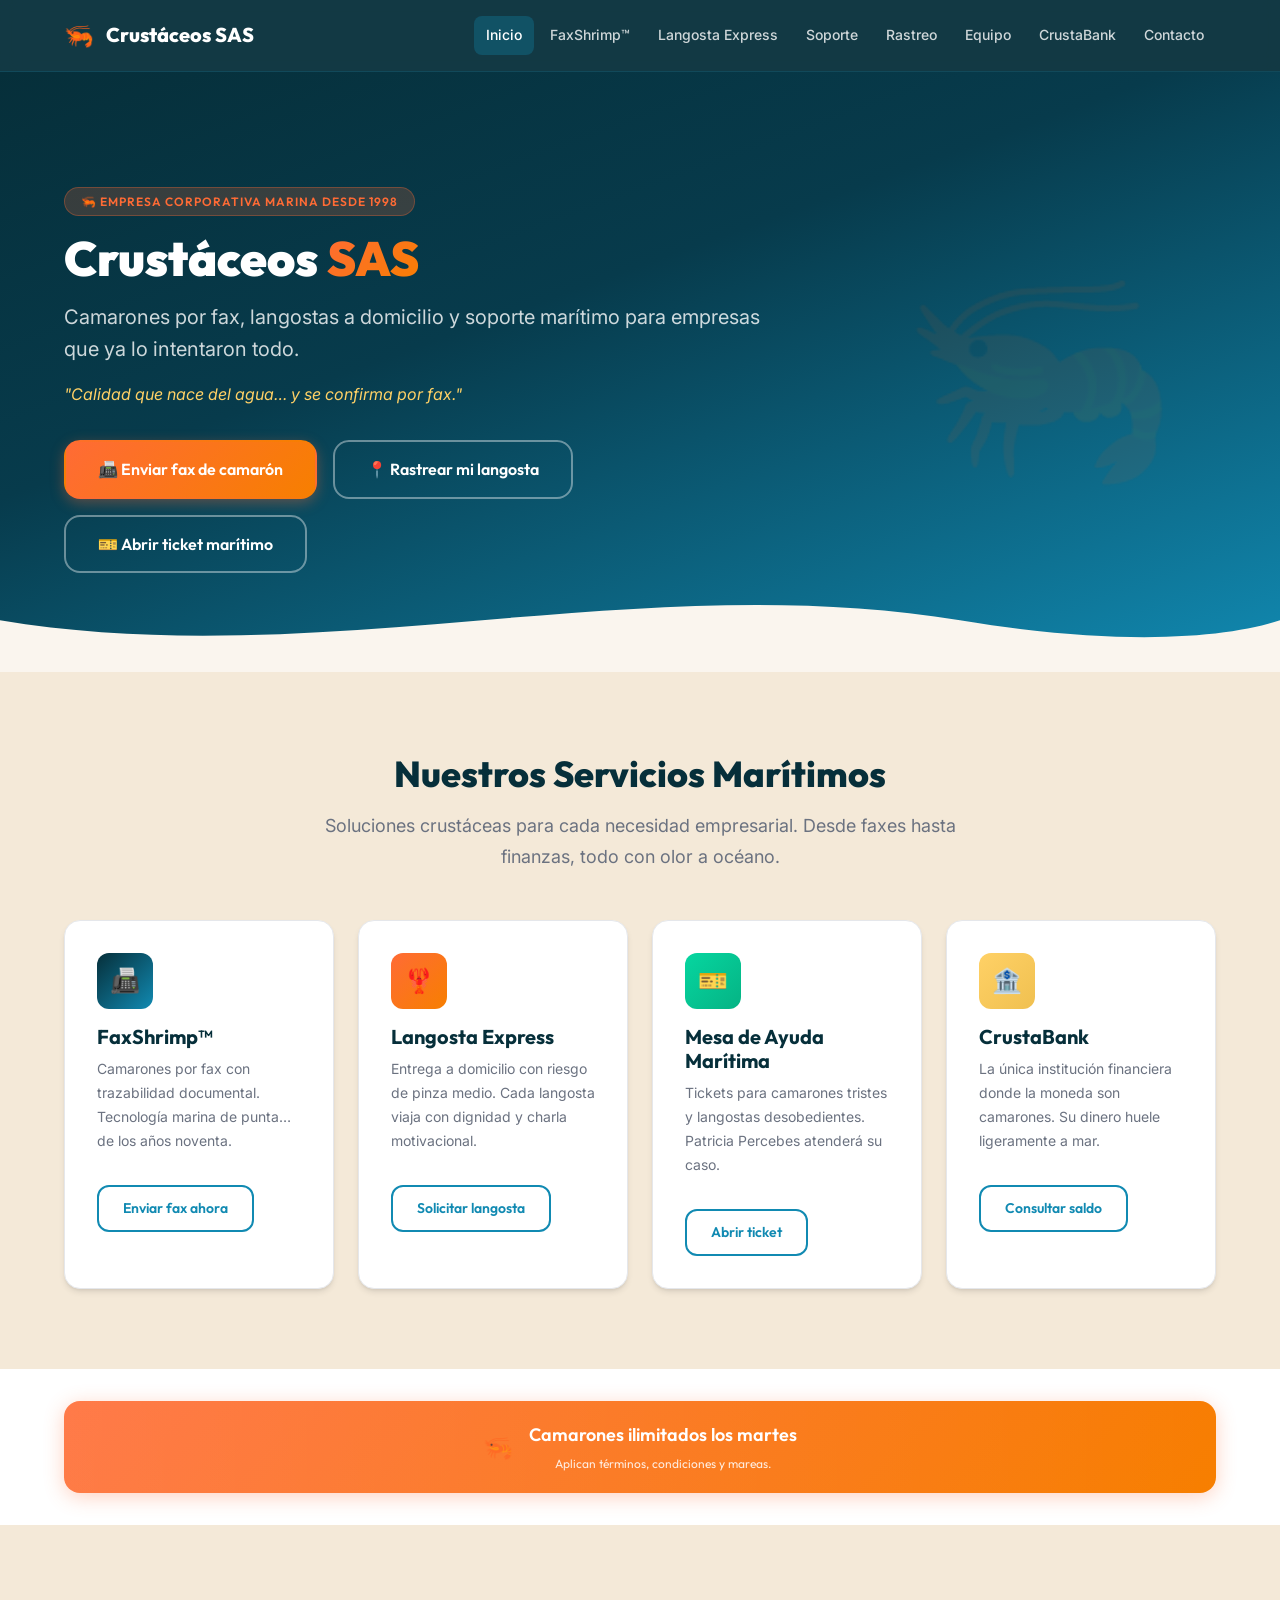
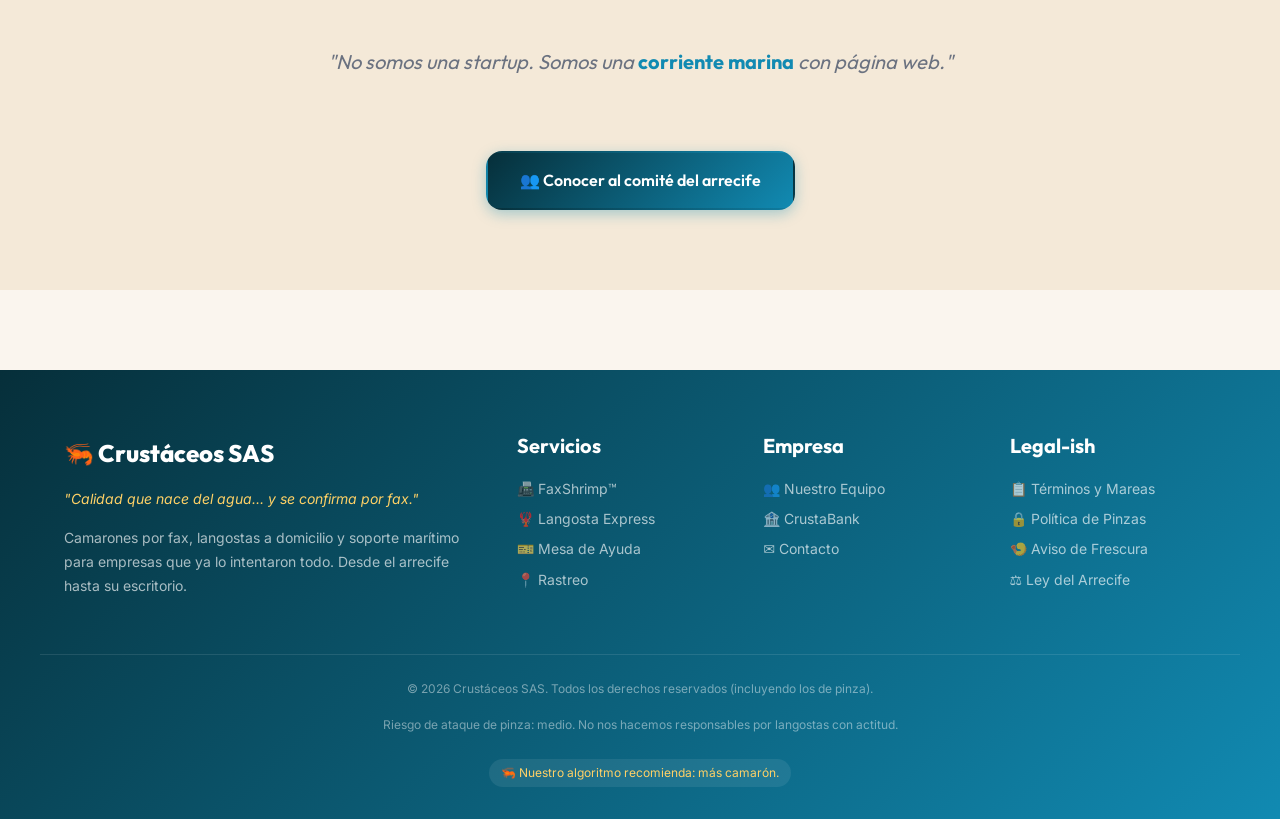
<file: index.html>
<!DOCTYPE html>
<html lang="es">
<head>
  <meta charset="UTF-8">
  <meta name="viewport" content="width=device-width, initial-scale=1.0">
  <meta name="description" content="Crustáceos SAS — Camarones por fax, langostas a domicilio y soporte marítimo con actitud. Calidad que nace del agua… y se confirma por fax.">
  <title>Crustáceos SAS — Calidad que nace del agua… y se confirma por fax</title>

  <!-- CSS -->
  <link rel="stylesheet" href="assets/css/base.css">
  <link rel="stylesheet" href="assets/css/layout.css">
  <link rel="stylesheet" href="assets/css/components.css">
  <link rel="stylesheet" href="assets/css/pages.css">
  <link rel="stylesheet" href="assets/css/responsive.css">

  <!-- Favicon emoji -->
  <link rel="icon" href="data:image/svg+xml,<svg xmlns='http://www.w3.org/2000/svg' viewBox='0 0 100 100'><text y='.9em' font-size='90'>🦐</text></svg>">
</head>
<body>

  <!-- Header (renderizado por JS) -->
  <div id="site-header"></div>

  <main class="main-content">

    <!-- ==================== HERO ==================== -->
    <section class="hero home-hero">
      <div class="container">
        <div class="hero__content">
          <span class="hero__badge">🦐 Empresa Corporativa Marina desde 1998</span>
          <h1 class="hero__title">
            Crustáceos <span class="hero__title-accent">SAS</span>
          </h1>
          <p class="hero__subtitle">
            Camarones por fax, langostas a domicilio y soporte marítimo para empresas que ya lo intentaron todo.
          </p>
          <p class="hero__tagline">
            "Calidad que nace del agua… y se confirma por fax."
          </p>
          <div class="hero__actions">
            <a href="faxshrimp.html" class="btn btn--primary btn--lg">📠 Enviar fax de camarón</a>
            <a href="rastreo.html" class="btn btn--secondary btn--lg">📍 Rastrear mi langosta</a>
            <a href="soporte.html" class="btn btn--secondary btn--lg">🎫 Abrir ticket marítimo</a>
          </div>
        </div>
      </div>
      <div class="hero__decoration" aria-hidden="true">🦐</div>
      <div class="hero__wave">
        <svg viewBox="0 0 1440 120" preserveAspectRatio="none">
          <path d="M0,60 C360,120 720,0 1080,60 C1260,90 1380,80 1440,60 L1440,120 L0,120 Z" fill="var(--color-sand-light)"/>
        </svg>
      </div>
    </section>

    <!-- ==================== SERVICIOS ==================== -->
    <section class="section section--sand home-services" id="servicios">
      <div class="container">
        <div class="section__header">
          <h2>Nuestros Servicios Marítimos</h2>
          <p>Soluciones crustáceas para cada necesidad empresarial. Desde faxes hasta finanzas, todo con olor a océano.</p>
        </div>

        <div class="grid grid--4 stagger-children">
          <!-- FaxShrimp -->
          <article class="card animate-on-scroll">
            <div class="card__icon">📠</div>
            <h3 class="card__title">FaxShrimp™</h3>
            <p class="card__desc">Camarones por fax con trazabilidad documental. Tecnología marina de punta… de los años noventa.</p>
            <a href="faxshrimp.html" class="btn btn--outline mt-4" style="display: inline-flex;">Enviar fax ahora</a>
          </article>

          <!-- Langosta Express -->
          <article class="card animate-on-scroll">
            <div class="card__icon card__icon--coral">🦞</div>
            <h3 class="card__title">Langosta Express</h3>
            <p class="card__desc">Entrega a domicilio con riesgo de pinza medio. Cada langosta viaja con dignidad y charla motivacional.</p>
            <a href="langosta-express.html" class="btn btn--outline mt-4" style="display: inline-flex;">Solicitar langosta</a>
          </article>

          <!-- Mesa de Ayuda -->
          <article class="card animate-on-scroll">
            <div class="card__icon card__icon--green">🎫</div>
            <h3 class="card__title">Mesa de Ayuda Marítima</h3>
            <p class="card__desc">Tickets para camarones tristes y langostas desobedientes. Patricia Percebes atenderá su caso.</p>
            <a href="soporte.html" class="btn btn--outline mt-4" style="display: inline-flex;">Abrir ticket</a>
          </article>

          <!-- CrustaBank -->
          <article class="card animate-on-scroll">
            <div class="card__icon card__icon--yellow">🏦</div>
            <h3 class="card__title">CrustaBank</h3>
            <p class="card__desc">La única institución financiera donde la moneda son camarones. Su dinero huele ligeramente a mar.</p>
            <a href="crustabank.html" class="btn btn--outline mt-4" style="display: inline-flex;">Consultar saldo</a>
          </article>
        </div>
      </div>
    </section>

    <!-- ==================== PROMO BANNER ==================== -->
    <section class="section section--white" style="padding: var(--space-8) 0;">
      <div class="container">
        <div id="promo-banner"></div>
      </div>
    </section>

    <!-- ==================== MINI SECTION ==================== -->
    <section class="section section--sand">
      <div class="container">
        <p class="home-mini-section">
          "No somos una startup. Somos una <span>corriente marina</span> con página web."
        </p>

        <div class="text-center mt-8">
          <a href="equipo.html" class="btn btn--ocean btn--lg">👥 Conocer al comité del arrecife</a>
        </div>
      </div>
    </section>

  </main>

  <!-- Footer (renderizado por JS) -->
  <div id="site-footer"></div>

  <!-- JS -->
  <script type="module" src="assets/js/main.js"></script>
  <script type="module" src="assets/js/pages/home.js"></script>
</body>
</html>
</file>
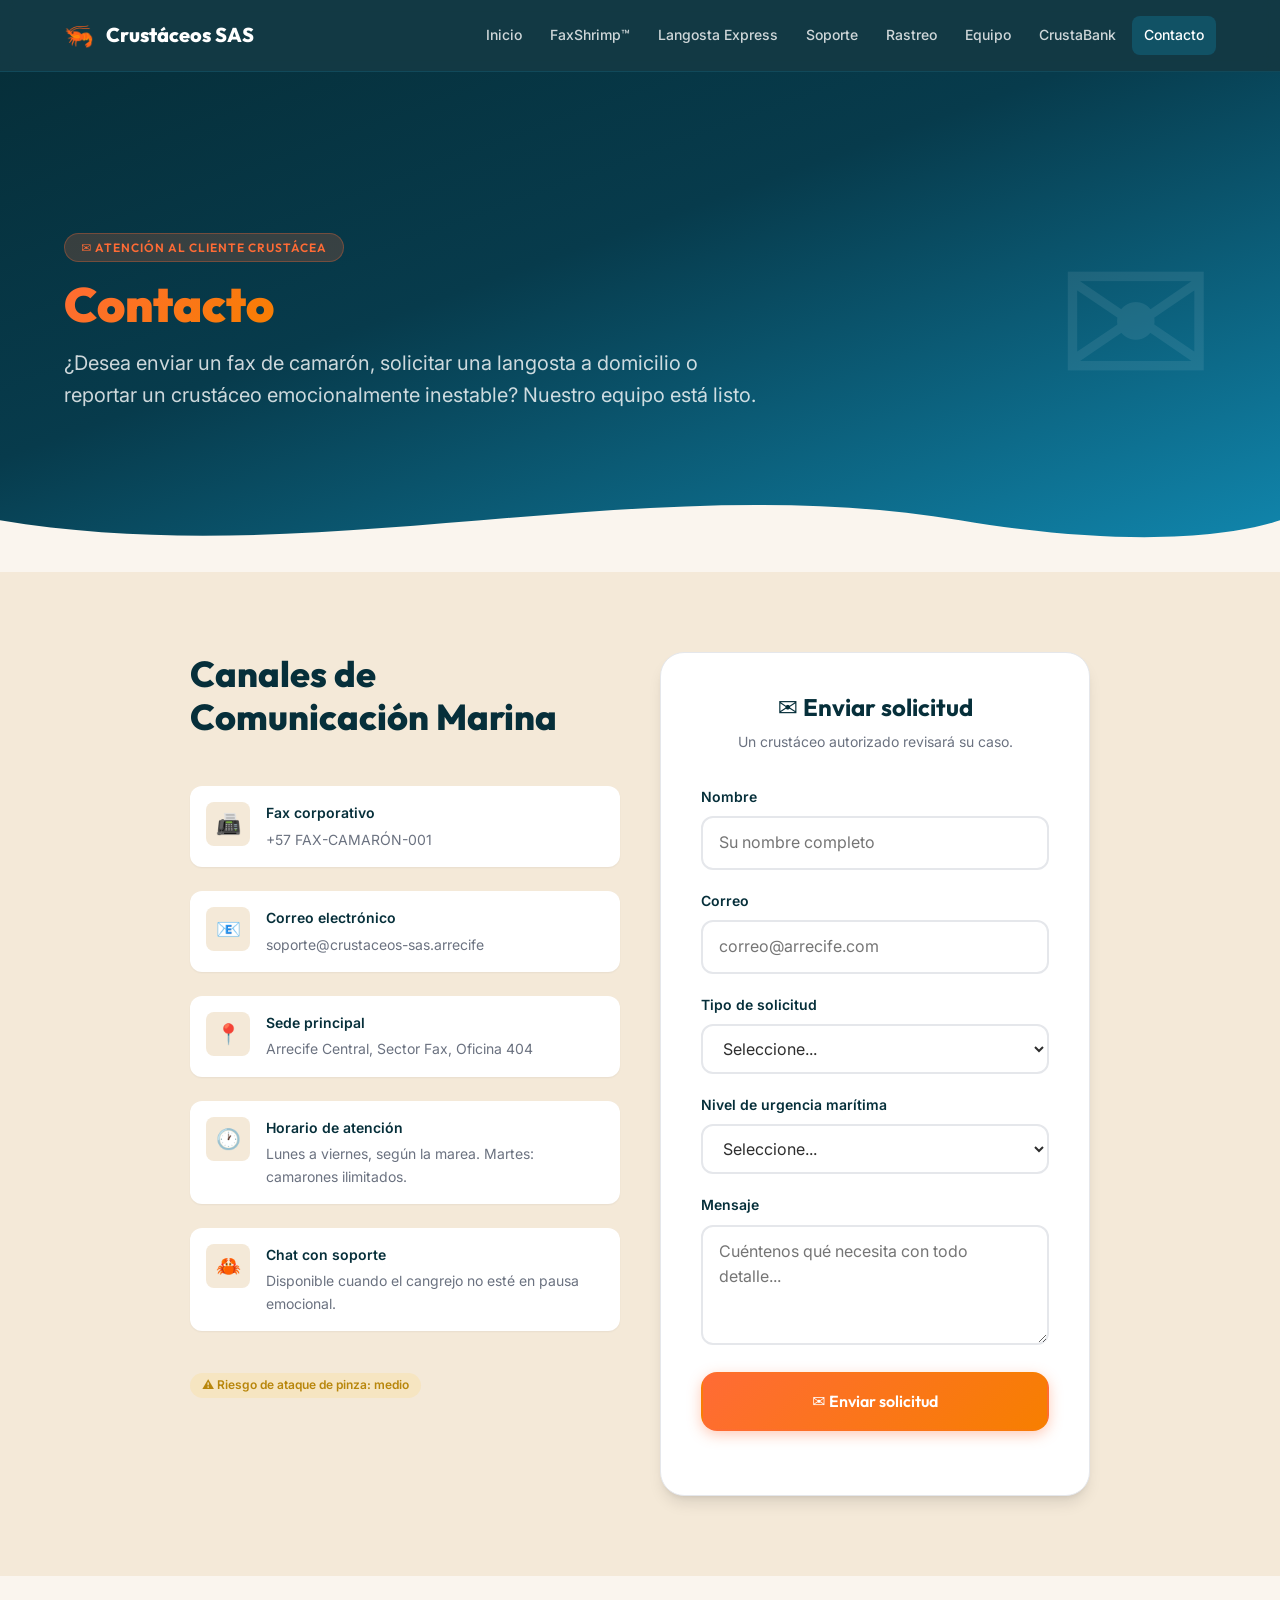
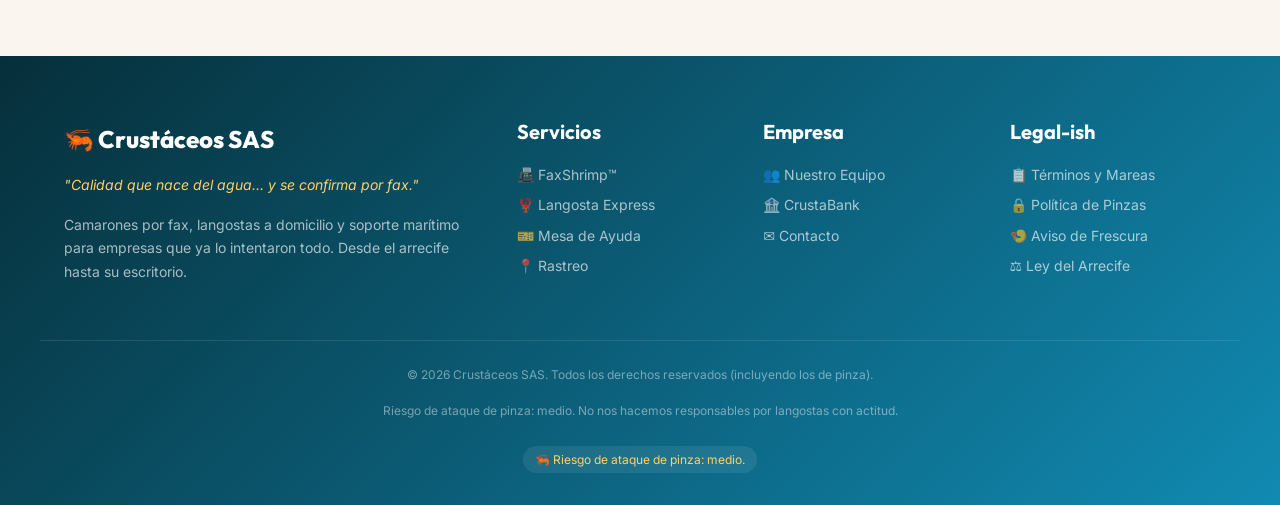
<file: contacto.html>
<!DOCTYPE html>
<html lang="es">
<head>
  <meta charset="UTF-8">
  <meta name="viewport" content="width=device-width, initial-scale=1.0">
  <meta name="description" content="Contacto — Envíe un fax de camarón, solicite una langosta o reporte un crustáceo emocionalmente inestable. Crustáceos SAS.">
  <title>Contacto — Crustáceos SAS</title>
  <link rel="stylesheet" href="assets/css/base.css">
  <link rel="stylesheet" href="assets/css/layout.css">
  <link rel="stylesheet" href="assets/css/components.css">
  <link rel="stylesheet" href="assets/css/pages.css">
  <link rel="stylesheet" href="assets/css/responsive.css">
  <link rel="icon" href="data:image/svg+xml,<svg xmlns='http://www.w3.org/2000/svg' viewBox='0 0 100 100'><text y='.9em' font-size='90'>✉️</text></svg>">
</head>
<body>

  <div id="site-header"></div>

  <main class="main-content">

    <!-- Hero -->
    <section class="hero">
      <div class="container">
        <div class="hero__content">
          <span class="hero__badge">✉️ Atención al cliente crustácea</span>
          <h1 class="hero__title"><span class="hero__title-accent">Contacto</span></h1>
          <p class="hero__subtitle">¿Desea enviar un fax de camarón, solicitar una langosta a domicilio o reportar un crustáceo emocionalmente inestable? Nuestro equipo está listo.</p>
        </div>
      </div>
      <div class="hero__decoration" aria-hidden="true">✉️</div>
      <div class="hero__wave">
        <svg viewBox="0 0 1440 120" preserveAspectRatio="none">
          <path d="M0,60 C360,120 720,0 1080,60 C1260,90 1380,80 1440,60 L1440,120 L0,120 Z" fill="var(--color-sand-light)"/>
        </svg>
      </div>
    </section>

    <!-- Contacto -->
    <section class="section section--sand">
      <div class="container">
        <div class="contacto-wrapper">

          <!-- Info de contacto -->
          <div class="contacto-info">
            <h2 class="mb-6">Canales de Comunicación Marina</h2>
            
            <div class="contacto-info__item">
              <div class="contacto-info__icon">📠</div>
              <div>
                <div class="contacto-info__label">Fax corporativo</div>
                <div class="contacto-info__value">+57 FAX-CAMARÓN-001</div>
              </div>
            </div>

            <div class="contacto-info__item">
              <div class="contacto-info__icon">📧</div>
              <div>
                <div class="contacto-info__label">Correo electrónico</div>
                <div class="contacto-info__value">soporte@crustaceos-sas.arrecife</div>
              </div>
            </div>

            <div class="contacto-info__item">
              <div class="contacto-info__icon">📍</div>
              <div>
                <div class="contacto-info__label">Sede principal</div>
                <div class="contacto-info__value">Arrecife Central, Sector Fax, Oficina 404</div>
              </div>
            </div>

            <div class="contacto-info__item">
              <div class="contacto-info__icon">🕐</div>
              <div>
                <div class="contacto-info__label">Horario de atención</div>
                <div class="contacto-info__value">Lunes a viernes, según la marea. Martes: camarones ilimitados.</div>
              </div>
            </div>

            <div class="contacto-info__item">
              <div class="contacto-info__icon">🦀</div>
              <div>
                <div class="contacto-info__label">Chat con soporte</div>
                <div class="contacto-info__value">Disponible cuando el cangrejo no esté en pausa emocional.</div>
              </div>
            </div>

            <div class="mt-4">
              <span class="badge badge--yellow">⚠️ Riesgo de ataque de pinza: medio</span>
            </div>
          </div>

          <!-- Formulario -->
          <div class="contacto-form">
            <h3 class="fax-form__title">✉️ Enviar solicitud</h3>
            <p class="fax-form__subtitle">Un crustáceo autorizado revisará su caso.</p>

            <form id="contacto-form">
              <div class="form-group">
                <label class="form-label" for="contacto-nombre">Nombre</label>
                <input type="text" class="form-input" id="contacto-nombre" placeholder="Su nombre completo" required>
              </div>

              <div class="form-group">
                <label class="form-label" for="contacto-correo">Correo</label>
                <input type="email" class="form-input" id="contacto-correo" placeholder="correo@arrecife.com" required>
              </div>

              <div class="form-group">
                <label class="form-label" for="contacto-tipo">Tipo de solicitud</label>
                <select class="form-select" id="contacto-tipo" required>
                  <option value="">Seleccione...</option>
                  <option value="Comprar camarones por fax">📠 Comprar camarones por fax</option>
                  <option value="Solicitar langosta a domicilio">🦞 Solicitar langosta a domicilio</option>
                  <option value="Abrir ticket marítimo">🎫 Abrir ticket marítimo</option>
                  <option value="Consultar saldo en camarones">🏦 Consultar saldo en camarones</option>
                  <option value="Reportar ataque de pinza">⚠️ Reportar ataque de pinza</option>
                </select>
              </div>

              <div class="form-group">
                <label class="form-label" for="contacto-urgencia">Nivel de urgencia marítima</label>
                <select class="form-select" id="contacto-urgencia" required>
                  <option value="">Seleccione...</option>
                  <option value="baja">🟢 Baja — Cuando pueda</option>
                  <option value="media">🟡 Media — Antes de la próxima marea</option>
                  <option value="alta">🟠 Alta — Es urgente</option>
                  <option value="critica">🔴 Crítica — Necesito un crustáceo ahora</option>
                </select>
              </div>

              <div class="form-group">
                <label class="form-label" for="contacto-mensaje">Mensaje</label>
                <textarea class="form-textarea" id="contacto-mensaje" placeholder="Cuéntenos qué necesita con todo detalle..." required></textarea>
              </div>

              <button type="submit" class="btn btn--primary btn--lg btn--block">✉️ Enviar solicitud</button>
            </form>

            <div id="contacto-result" class="mt-6"></div>
          </div>

        </div>
      </div>
    </section>

  </main>

  <div id="site-footer"></div>

  <script type="module" src="assets/js/main.js"></script>
  <script type="module" src="assets/js/pages/contacto.js"></script>
</body>
</html>
</file>
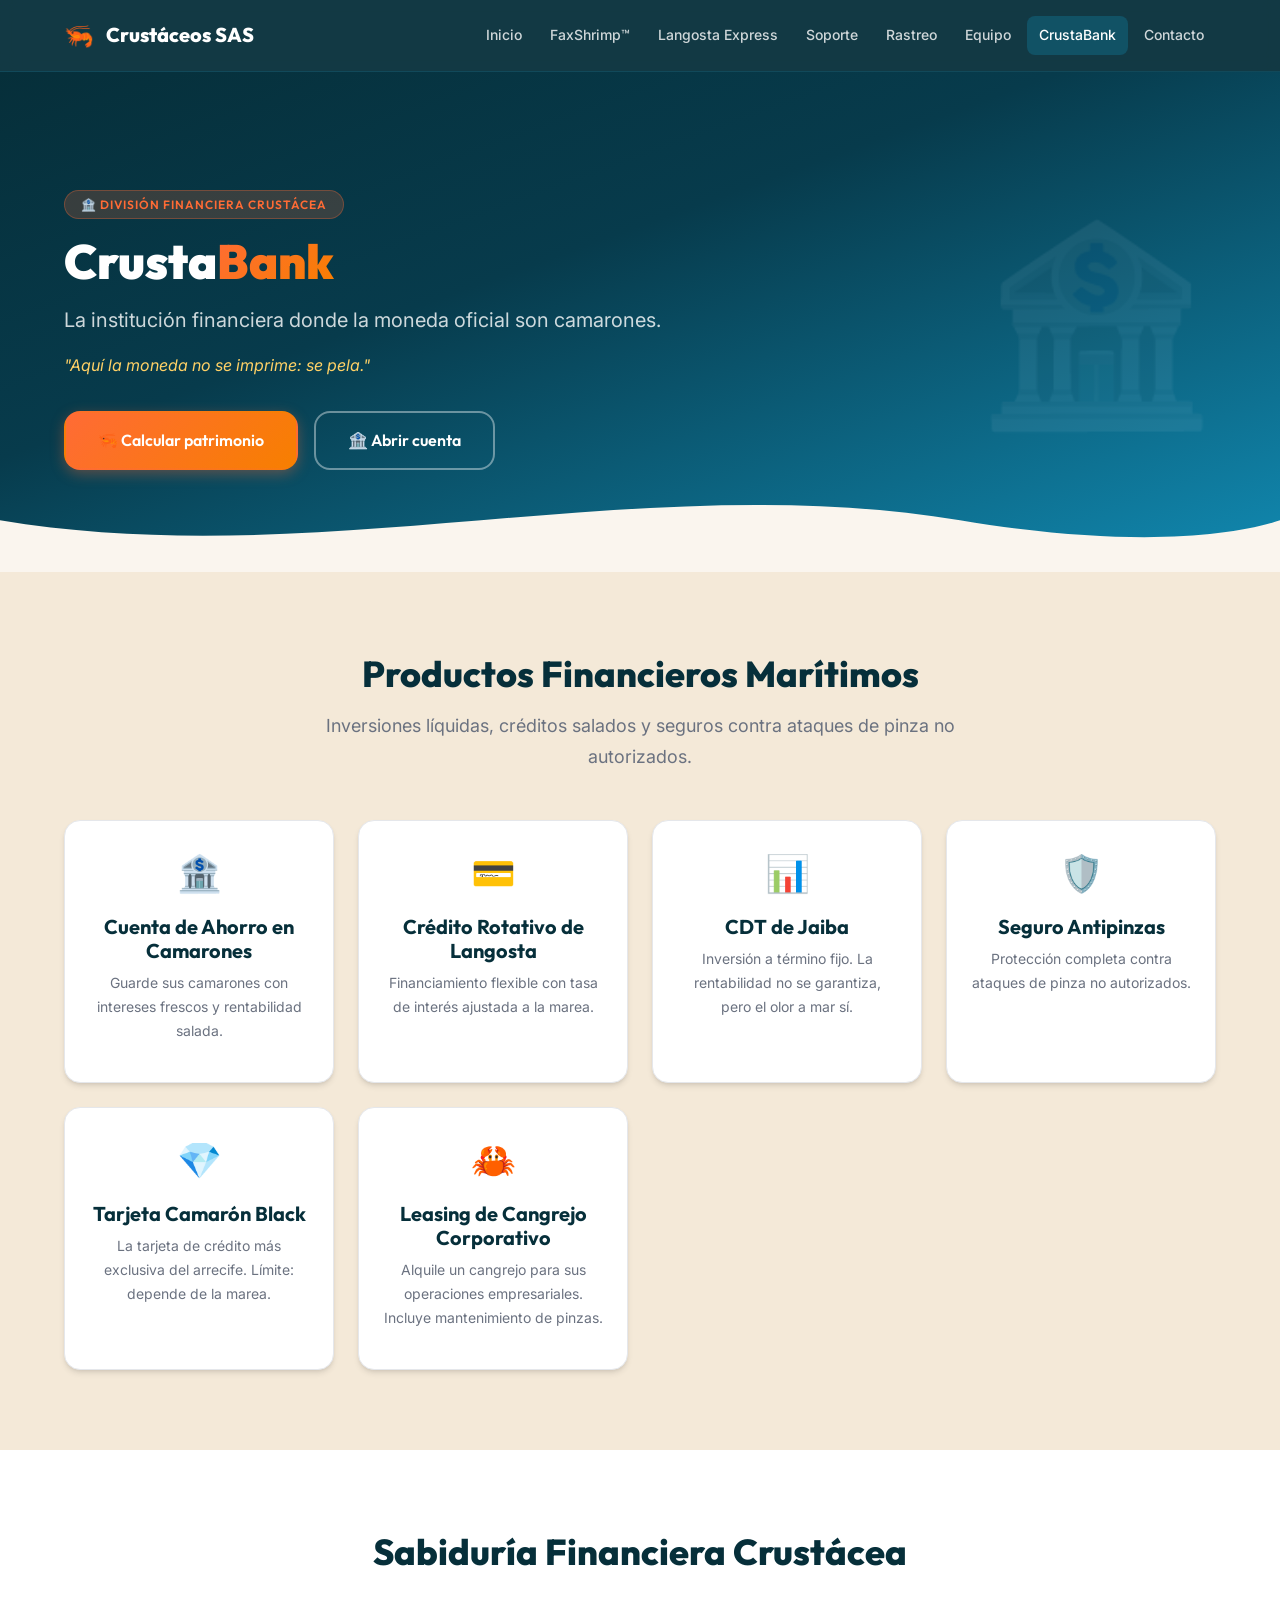
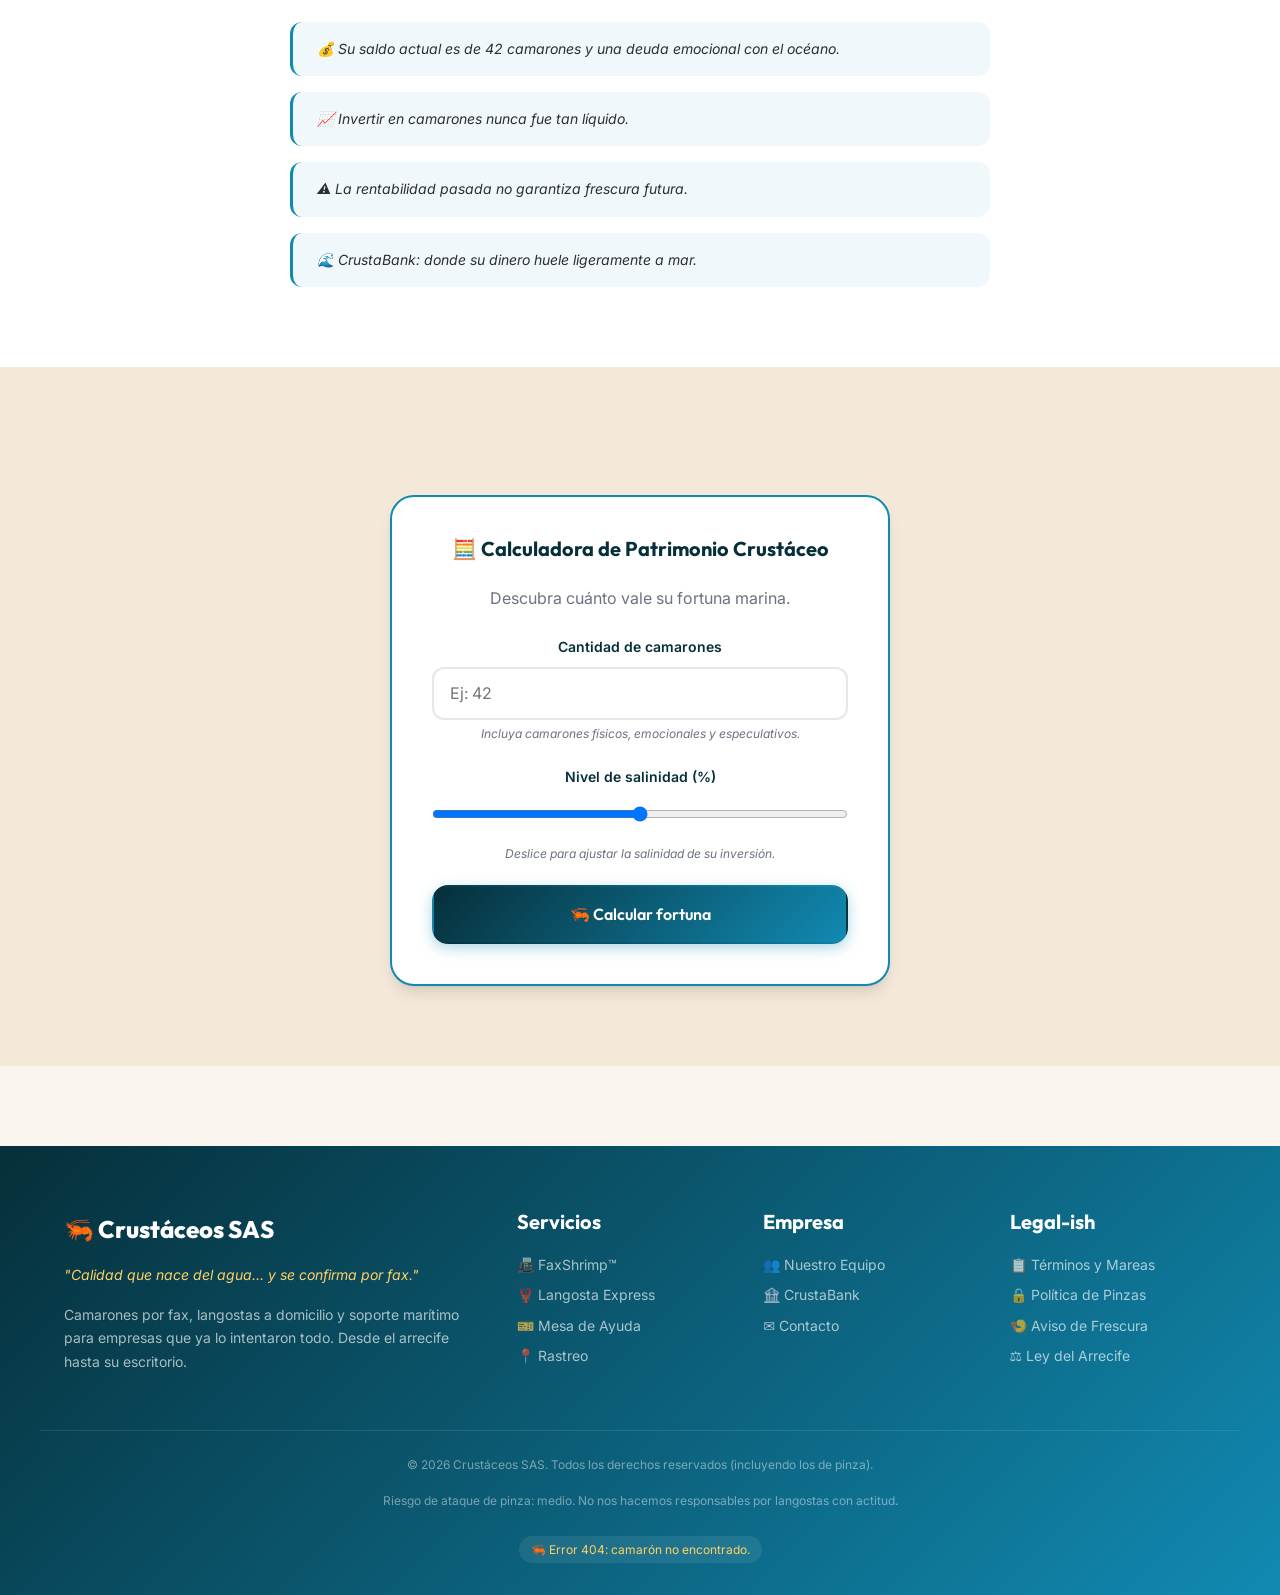
<file: crustabank.html>
<!DOCTYPE html>
<html lang="es">
<head>
  <meta charset="UTF-8">
  <meta name="viewport" content="width=device-width, initial-scale=1.0">
  <meta name="description" content="CrustaBank — La institución financiera donde la moneda oficial son camarones. Inversiones líquidas con olor a mar.">
  <title>CrustaBank — Crustáceos SAS</title>
  <link rel="stylesheet" href="assets/css/base.css">
  <link rel="stylesheet" href="assets/css/layout.css">
  <link rel="stylesheet" href="assets/css/components.css">
  <link rel="stylesheet" href="assets/css/pages.css">
  <link rel="stylesheet" href="assets/css/responsive.css">
  <link rel="icon" href="data:image/svg+xml,<svg xmlns='http://www.w3.org/2000/svg' viewBox='0 0 100 100'><text y='.9em' font-size='90'>🏦</text></svg>">
</head>
<body>

  <div id="site-header"></div>

  <main class="main-content">

    <!-- Hero -->
    <section class="hero">
      <div class="container">
        <div class="hero__content">
          <span class="hero__badge">🏦 División financiera crustácea</span>
          <h1 class="hero__title">Crusta<span class="hero__title-accent">Bank</span></h1>
          <p class="hero__subtitle">La institución financiera donde la moneda oficial son camarones.</p>
          <p class="hero__tagline">"Aquí la moneda no se imprime: se pela."</p>
          <div class="hero__actions">
            <a href="#calculadora" class="btn btn--primary btn--lg">🦐 Calcular patrimonio</a>
            <a href="contacto.html" class="btn btn--secondary btn--lg">🏦 Abrir cuenta</a>
          </div>
        </div>
      </div>
      <div class="hero__decoration" aria-hidden="true">🏦</div>
      <div class="hero__wave">
        <svg viewBox="0 0 1440 120" preserveAspectRatio="none">
          <path d="M0,60 C360,120 720,0 1080,60 C1260,90 1380,80 1440,60 L1440,120 L0,120 Z" fill="var(--color-sand-light)"/>
        </svg>
      </div>
    </section>

    <!-- Productos financieros -->
    <section class="section section--sand">
      <div class="container">
        <div class="section__header">
          <h2>Productos Financieros Marítimos</h2>
          <p>Inversiones líquidas, créditos salados y seguros contra ataques de pinza no autorizados.</p>
        </div>
        <div class="crustabank-products" id="crustabank-products">
          <!-- Renderizado por crustabank.js -->
        </div>
      </div>
    </section>

    <!-- Frases CrustaBank -->
    <section class="section section--white">
      <div class="container">
        <div class="section__header">
          <h2>Sabiduría Financiera Crustácea</h2>
        </div>
        <div class="crustabank-phrases" style="max-width: 700px; margin: 0 auto;">
          <div class="crustabank-phrase">💰 Su saldo actual es de 42 camarones y una deuda emocional con el océano.</div>
          <div class="crustabank-phrase">📈 Invertir en camarones nunca fue tan líquido.</div>
          <div class="crustabank-phrase">⚠️ La rentabilidad pasada no garantiza frescura futura.</div>
          <div class="crustabank-phrase">🌊 CrustaBank: donde su dinero huele ligeramente a mar.</div>
        </div>
      </div>
    </section>

    <!-- Calculadora -->
    <section class="section section--sand" id="calculadora">
      <div class="container">
        <div class="crustabank-calculator">
          <h3 class="crustabank-calculator__title">🧮 Calculadora de Patrimonio Crustáceo</h3>
          <p class="text-light" style="margin-bottom: var(--space-6);">Descubra cuánto vale su fortuna marina.</p>

          <form id="crustabank-calc">
            <div class="form-group">
              <label class="form-label" for="calc-camarones">Cantidad de camarones</label>
              <input type="number" class="form-input" id="calc-camarones" min="0" max="999999" placeholder="Ej: 42" required>
              <span class="form-hint">Incluya camarones físicos, emocionales y especulativos.</span>
            </div>

            <div class="form-group">
              <label class="form-label" for="calc-salinidad">Nivel de salinidad (%)</label>
              <input type="range" class="form-input" id="calc-salinidad" min="0" max="100" value="50" style="padding: var(--space-2);">
              <span class="form-hint">Deslice para ajustar la salinidad de su inversión.</span>
            </div>

            <button type="submit" class="btn btn--ocean btn--lg btn--block">🦐 Calcular fortuna</button>
          </form>

          <div id="crustabank-result"></div>
        </div>
      </div>
    </section>

  </main>

  <div id="site-footer"></div>

  <script type="module" src="assets/js/main.js"></script>
  <script type="module" src="assets/js/pages/crustabank.js"></script>
</body>
</html>
</file>
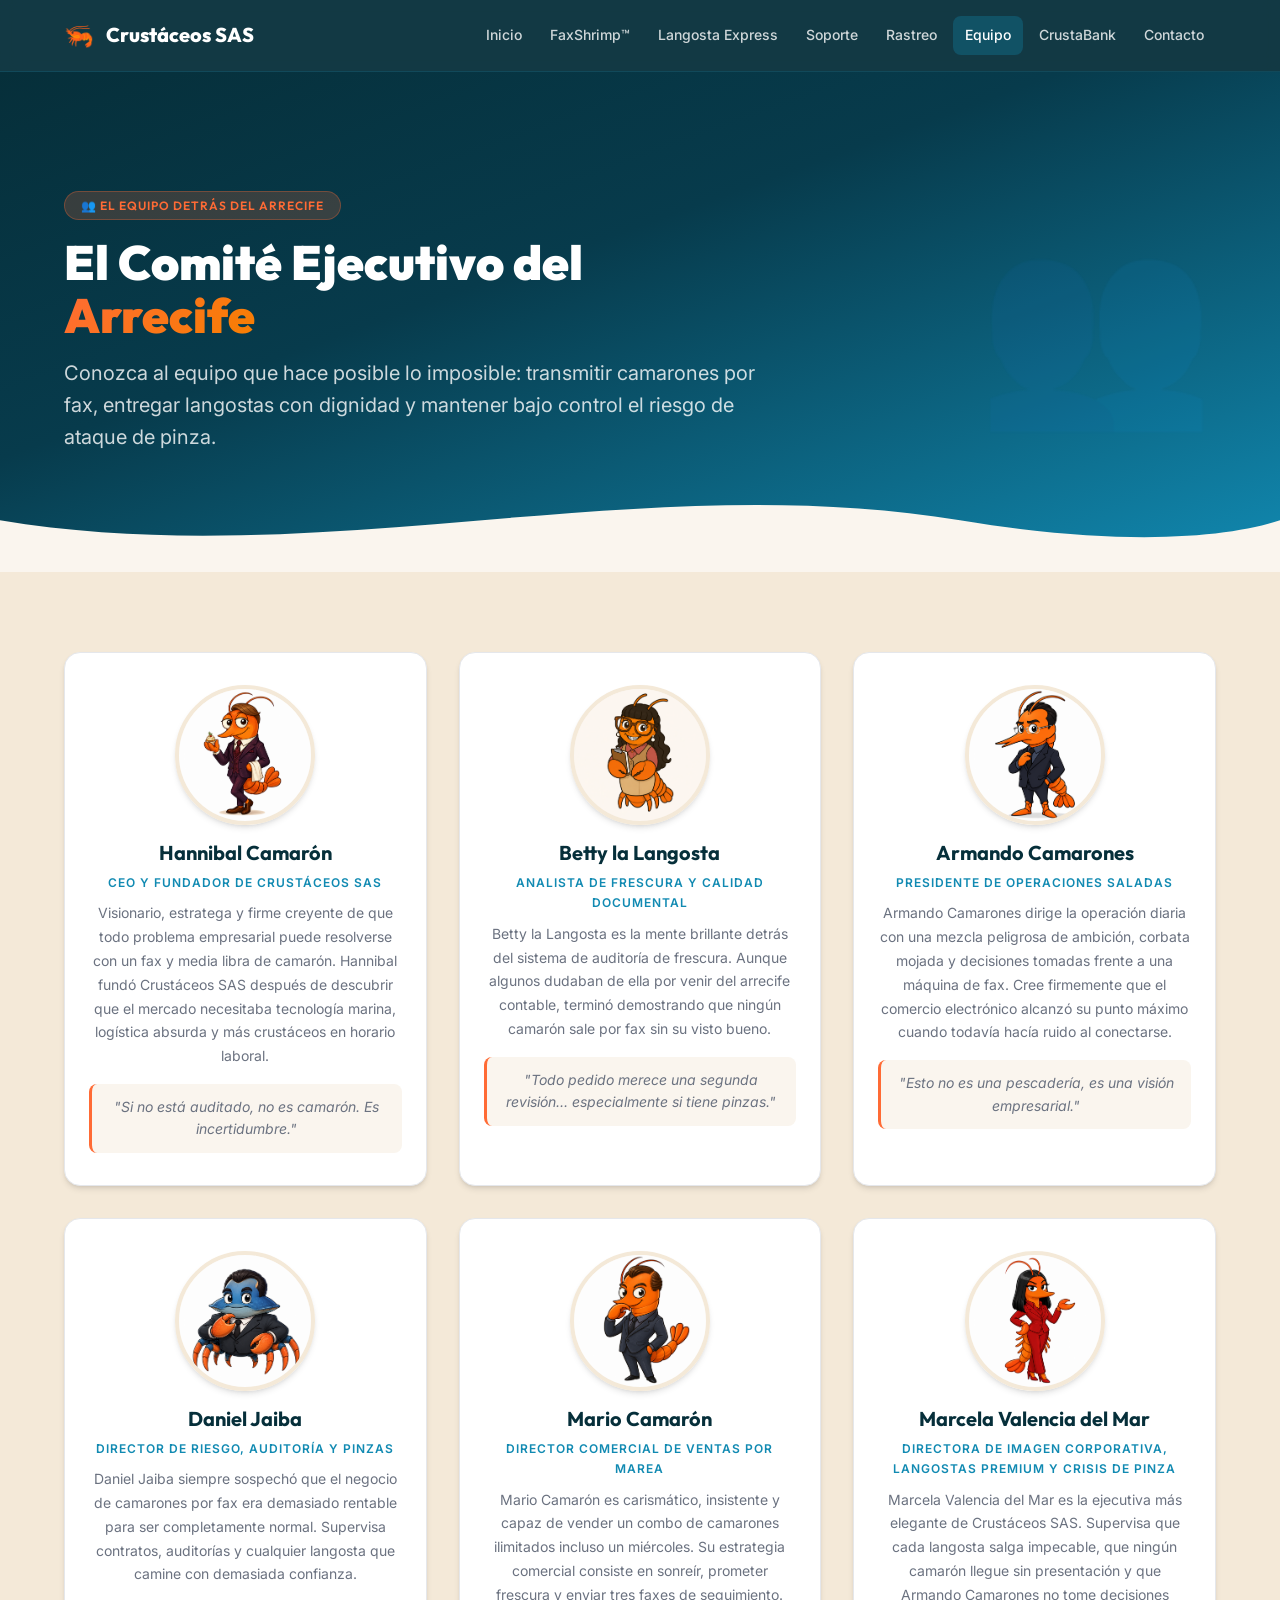
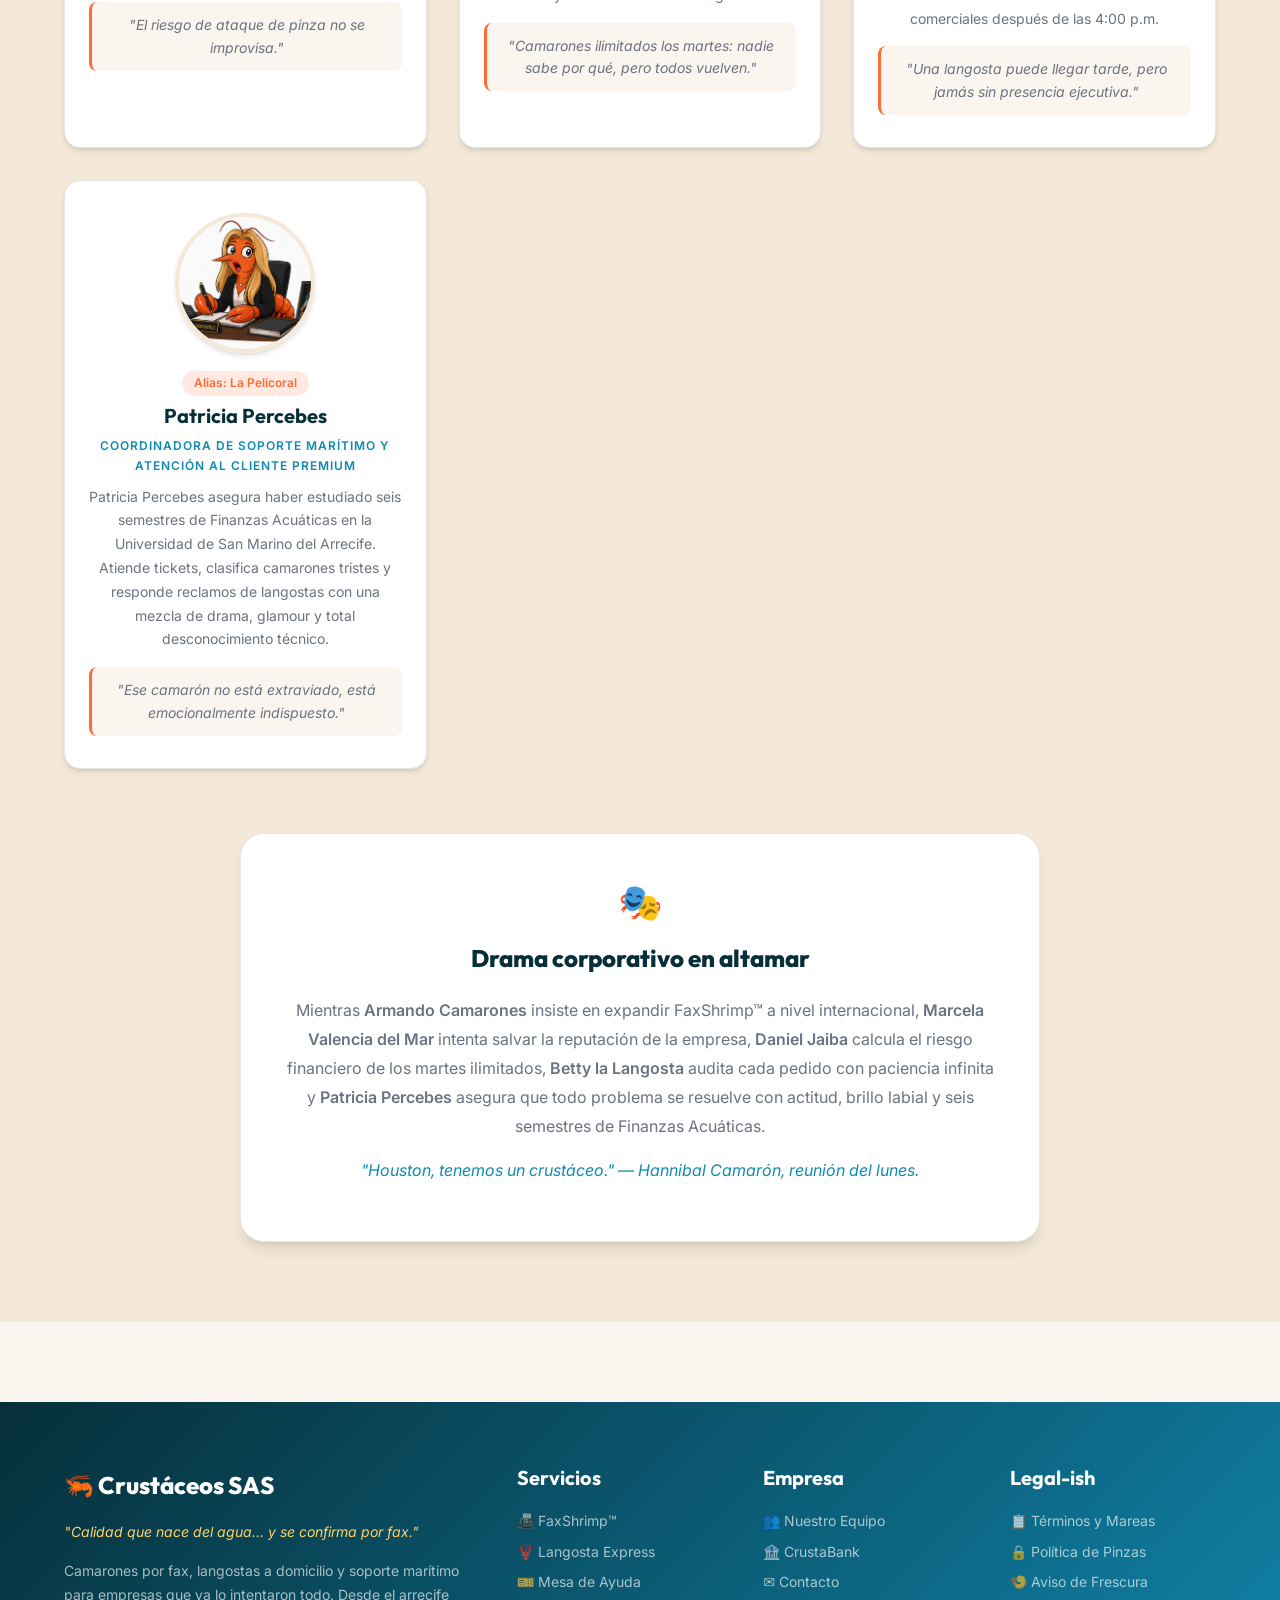
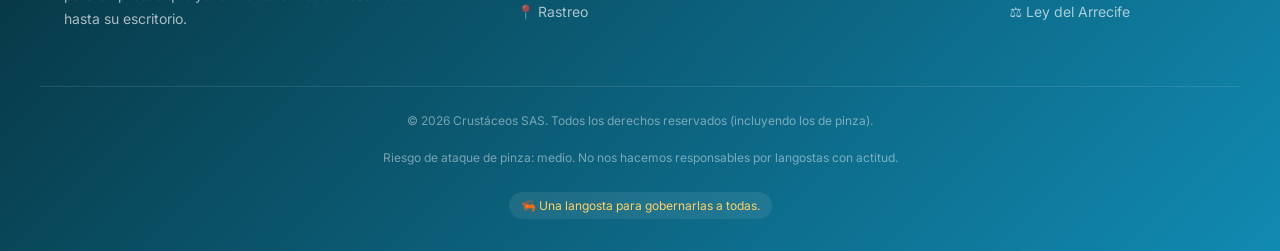
<file: equipo.html>
<!DOCTYPE html>
<html lang="es">
<head>
  <meta charset="UTF-8">
  <meta name="viewport" content="width=device-width, initial-scale=1.0">
  <meta name="description" content="El Comité Ejecutivo del Arrecife — Conozca al equipo que hace posible transmitir camarones por fax. Crustáceos SAS.">
  <title>El Comité Ejecutivo del Arrecife — Crustáceos SAS</title>
  <link rel="stylesheet" href="assets/css/base.css">
  <link rel="stylesheet" href="assets/css/layout.css">
  <link rel="stylesheet" href="assets/css/components.css">
  <link rel="stylesheet" href="assets/css/pages.css">
  <link rel="stylesheet" href="assets/css/responsive.css">
  <link rel="icon" href="data:image/svg+xml,<svg xmlns='http://www.w3.org/2000/svg' viewBox='0 0 100 100'><text y='.9em' font-size='90'>👥</text></svg>">
</head>
<body>

  <div id="site-header"></div>

  <main class="main-content">

    <!-- Hero -->
    <section class="hero">
      <div class="container">
        <div class="hero__content">
          <span class="hero__badge">👥 El equipo detrás del arrecife</span>
          <h1 class="hero__title">El Comité Ejecutivo del <span class="hero__title-accent">Arrecife</span></h1>
          <p class="hero__subtitle">Conozca al equipo que hace posible lo imposible: transmitir camarones por fax, entregar langostas con dignidad y mantener bajo control el riesgo de ataque de pinza.</p>
        </div>
      </div>
      <div class="hero__decoration" aria-hidden="true">👥</div>
      <div class="hero__wave">
        <svg viewBox="0 0 1440 120" preserveAspectRatio="none">
          <path d="M0,60 C360,120 720,0 1080,60 C1260,90 1380,80 1440,60 L1440,120 L0,120 Z" fill="var(--color-sand-light)"/>
        </svg>
      </div>
    </section>

    <!-- Grid de personajes -->
    <section class="section section--sand">
      <div class="container">
        <div class="equipo-grid stagger-children" id="equipo-grid">
          <!-- Renderizado por equipo.js -->
        </div>

        <!-- Drama corporativo -->
        <div class="equipo-drama animate-on-scroll">
          <span class="equipo-drama__title-icon">🎭</span>
          <h3 class="equipo-drama__title">Drama corporativo en altamar</h3>
          <p>
            Mientras <strong>Armando Camarones</strong> insiste en expandir FaxShrimp™ a nivel internacional, 
            <strong>Marcela Valencia del Mar</strong> intenta salvar la reputación de la empresa, 
            <strong>Daniel Jaiba</strong> calcula el riesgo financiero de los martes ilimitados, 
            <strong>Betty la Langosta</strong> audita cada pedido con paciencia infinita y 
            <strong>Patricia Percebes</strong> asegura que todo problema se resuelve con actitud, 
            brillo labial y seis semestres de Finanzas Acuáticas.
          </p>
          <p class="mt-4" style="color: var(--color-ocean); font-style: italic;">
            "Houston, tenemos un crustáceo." — Hannibal Camarón, reunión del lunes.
          </p>
        </div>
      </div>
    </section>

  </main>

  <div id="site-footer"></div>

  <script type="module" src="assets/js/main.js"></script>
  <script type="module" src="assets/js/pages/equipo.js"></script>
</body>
</html>
</file>
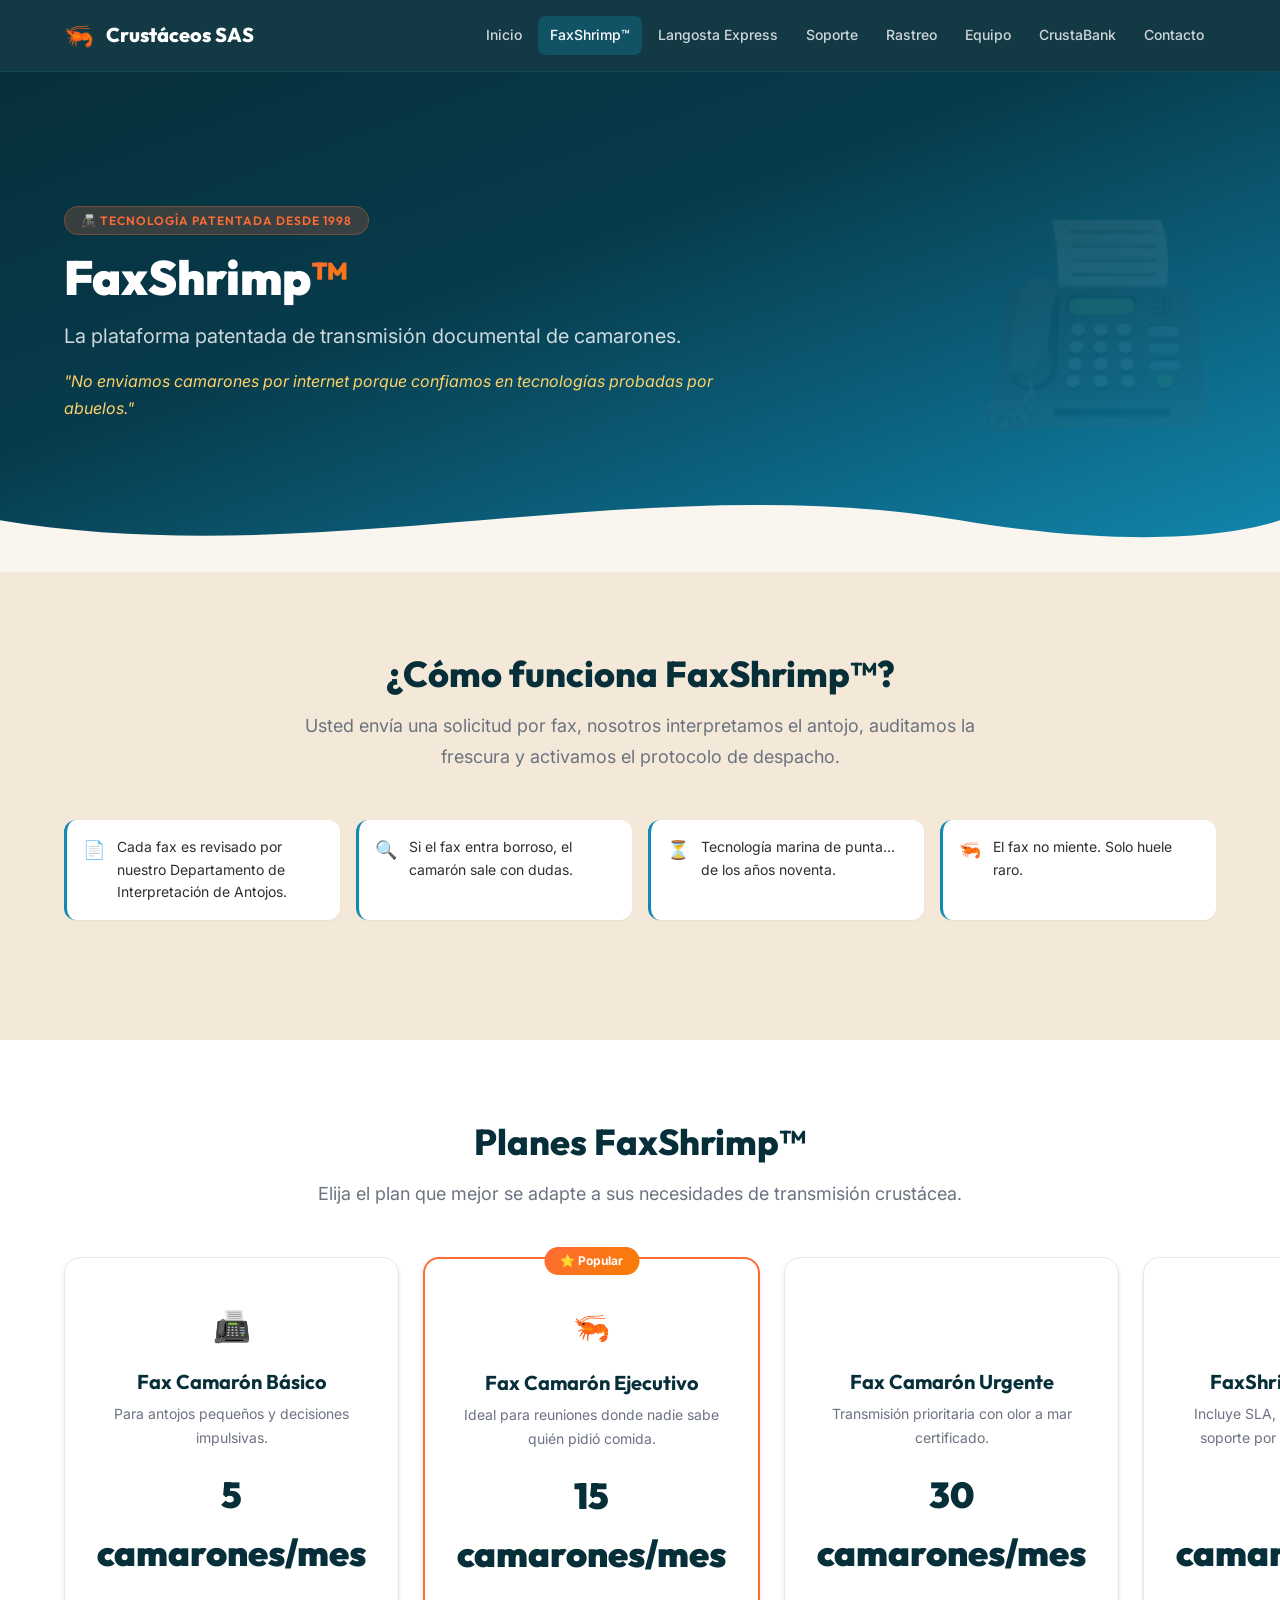
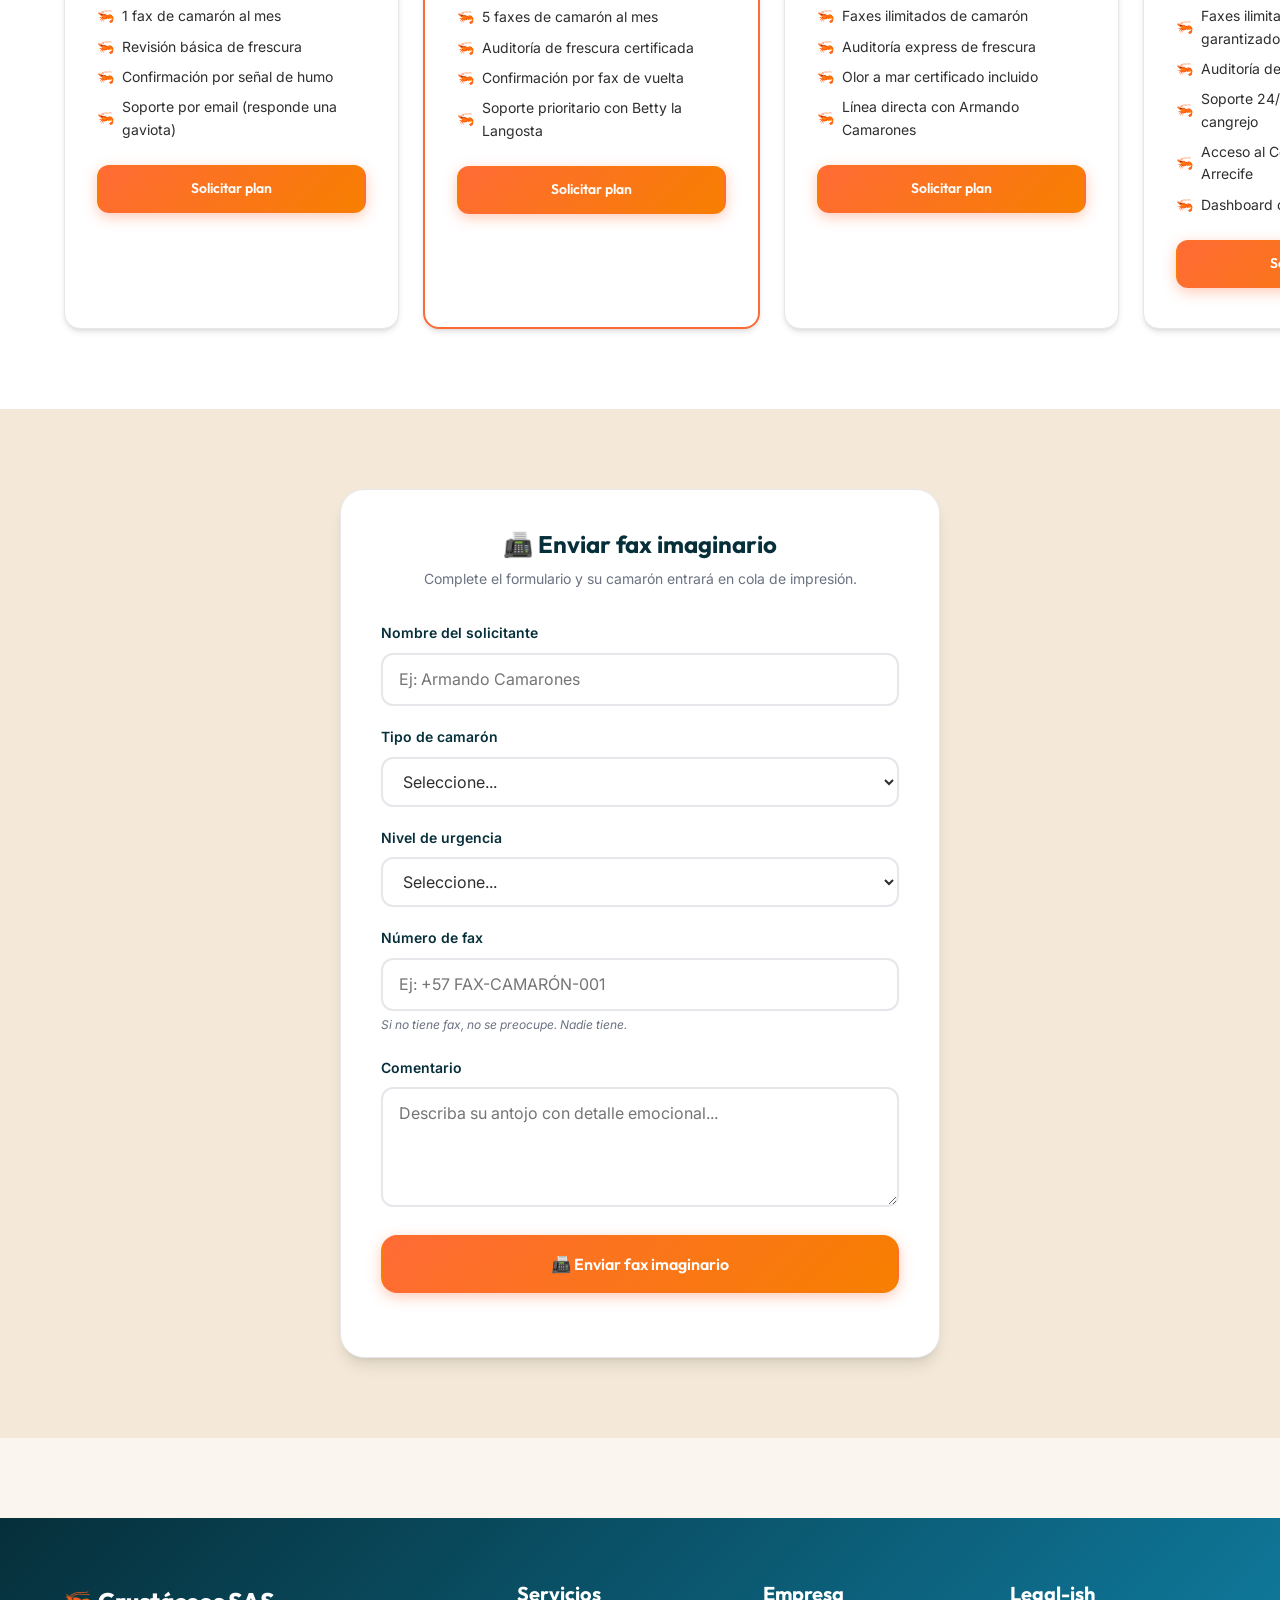
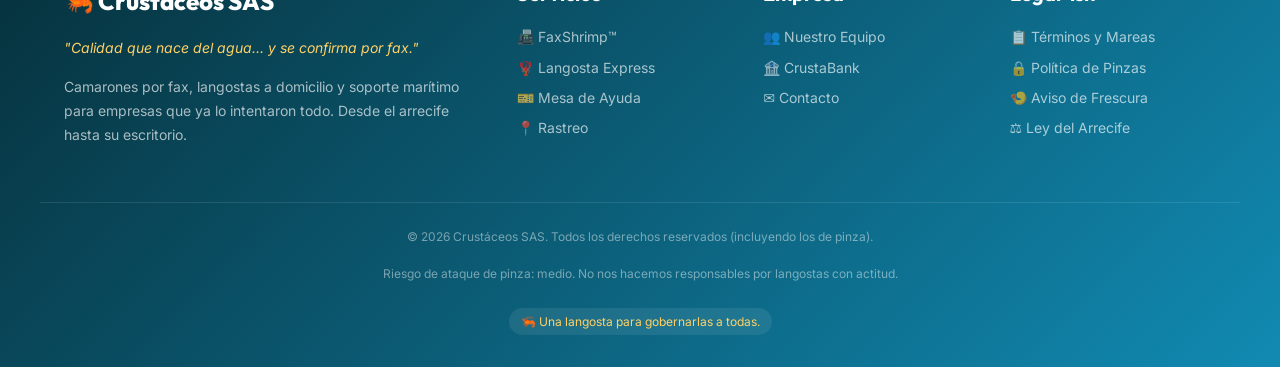
<file: faxshrimp.html>
<!DOCTYPE html>
<html lang="es">
<head>
  <meta charset="UTF-8">
  <meta name="viewport" content="width=device-width, initial-scale=1.0">
  <meta name="description" content="FaxShrimp™ — La plataforma patentada de transmisión documental de camarones. Envíe su fax de camarón con trazabilidad.">
  <title>FaxShrimp™ — Crustáceos SAS</title>
  <link rel="stylesheet" href="assets/css/base.css">
  <link rel="stylesheet" href="assets/css/layout.css">
  <link rel="stylesheet" href="assets/css/components.css">
  <link rel="stylesheet" href="assets/css/pages.css">
  <link rel="stylesheet" href="assets/css/responsive.css">
  <link rel="icon" href="data:image/svg+xml,<svg xmlns='http://www.w3.org/2000/svg' viewBox='0 0 100 100'><text y='.9em' font-size='90'>📠</text></svg>">
</head>
<body>

  <div id="site-header"></div>

  <main class="main-content">

    <!-- Hero -->
    <section class="hero">
      <div class="container">
        <div class="hero__content">
          <span class="hero__badge">📠 Tecnología patentada desde 1998</span>
          <h1 class="hero__title">FaxShrimp<span class="hero__title-accent">™</span></h1>
          <p class="hero__subtitle">La plataforma patentada de transmisión documental de camarones.</p>
          <p class="hero__tagline">"No enviamos camarones por internet porque confiamos en tecnologías probadas por abuelos."</p>
        </div>
      </div>
      <div class="hero__decoration" aria-hidden="true">📠</div>
      <div class="hero__wave">
        <svg viewBox="0 0 1440 120" preserveAspectRatio="none">
          <path d="M0,60 C360,120 720,0 1080,60 C1260,90 1380,80 1440,60 L1440,120 L0,120 Z" fill="var(--color-sand-light)"/>
        </svg>
      </div>
    </section>

    <!-- Descripción + Frases -->
    <section class="section section--sand">
      <div class="container">
        <div class="section__header">
          <h2>¿Cómo funciona FaxShrimp™?</h2>
          <p>Usted envía una solicitud por fax, nosotros interpretamos el antojo, auditamos la frescura y activamos el protocolo de despacho.</p>
        </div>

        <div class="fax-phrases">
          <div class="fax-phrase">
            <span class="fax-phrase__icon">📄</span>
            <span>Cada fax es revisado por nuestro Departamento de Interpretación de Antojos.</span>
          </div>
          <div class="fax-phrase">
            <span class="fax-phrase__icon">🔍</span>
            <span>Si el fax entra borroso, el camarón sale con dudas.</span>
          </div>
          <div class="fax-phrase">
            <span class="fax-phrase__icon">⏳</span>
            <span>Tecnología marina de punta… de los años noventa.</span>
          </div>
          <div class="fax-phrase">
            <span class="fax-phrase__icon">🦐</span>
            <span>El fax no miente. Solo huele raro.</span>
          </div>
        </div>
      </div>
    </section>

    <!-- Planes -->
    <section class="section section--white">
      <div class="container">
        <div class="section__header">
          <h2>Planes FaxShrimp™</h2>
          <p>Elija el plan que mejor se adapte a sus necesidades de transmisión crustácea.</p>
        </div>
        <div class="grid grid--4" id="fax-plans"></div>
      </div>
    </section>

    <!-- Formulario -->
    <section class="section section--sand">
      <div class="container">
        <div class="fax-form">
          <h3 class="fax-form__title">📠 Enviar fax imaginario</h3>
          <p class="fax-form__subtitle">Complete el formulario y su camarón entrará en cola de impresión.</p>

          <form id="fax-form">
            <div class="form-group">
              <label class="form-label" for="fax-nombre">Nombre del solicitante</label>
              <input type="text" class="form-input" id="fax-nombre" placeholder="Ej: Armando Camarones" required>
            </div>

            <div class="form-group">
              <label class="form-label" for="fax-tipo">Tipo de camarón</label>
              <select class="form-select" id="fax-tipo" required>
                <option value="">Seleccione...</option>
                <option value="Camarón pensativo">Camarón pensativo</option>
                <option value="Camarón ejecutivo">Camarón ejecutivo</option>
                <option value="Camarón de urgencia">Camarón de urgencia</option>
                <option value="Camarón sorpresa">Camarón sorpresa (sin garantía)</option>
              </select>
            </div>

            <div class="form-group">
              <label class="form-label" for="fax-urgencia">Nivel de urgencia</label>
              <select class="form-select" id="fax-urgencia" required>
                <option value="">Seleccione...</option>
                <option value="baja">Baja — Puedo esperar una marea</option>
                <option value="media">Media — Lo necesito esta semana</option>
                <option value="alta">Alta — Es una emergencia gastronómica</option>
                <option value="critica">Crítica — Ya debería estar aquí</option>
              </select>
            </div>

            <div class="form-group">
              <label class="form-label" for="fax-numero">Número de fax</label>
              <input type="text" class="form-input" id="fax-numero" placeholder="Ej: +57 FAX-CAMARÓN-001">
              <span class="form-hint">Si no tiene fax, no se preocupe. Nadie tiene.</span>
            </div>

            <div class="form-group">
              <label class="form-label" for="fax-comentario">Comentario</label>
              <textarea class="form-textarea" id="fax-comentario" placeholder="Describa su antojo con detalle emocional..."></textarea>
            </div>

            <button type="submit" class="btn btn--primary btn--lg btn--block">📠 Enviar fax imaginario</button>
          </form>

          <div id="fax-result" class="mt-6"></div>
        </div>
      </div>
    </section>

  </main>

  <div id="site-footer"></div>

  <script type="module" src="assets/js/main.js"></script>
  <script type="module" src="assets/js/pages/faxshrimp.js"></script>
</body>
</html>
</file>
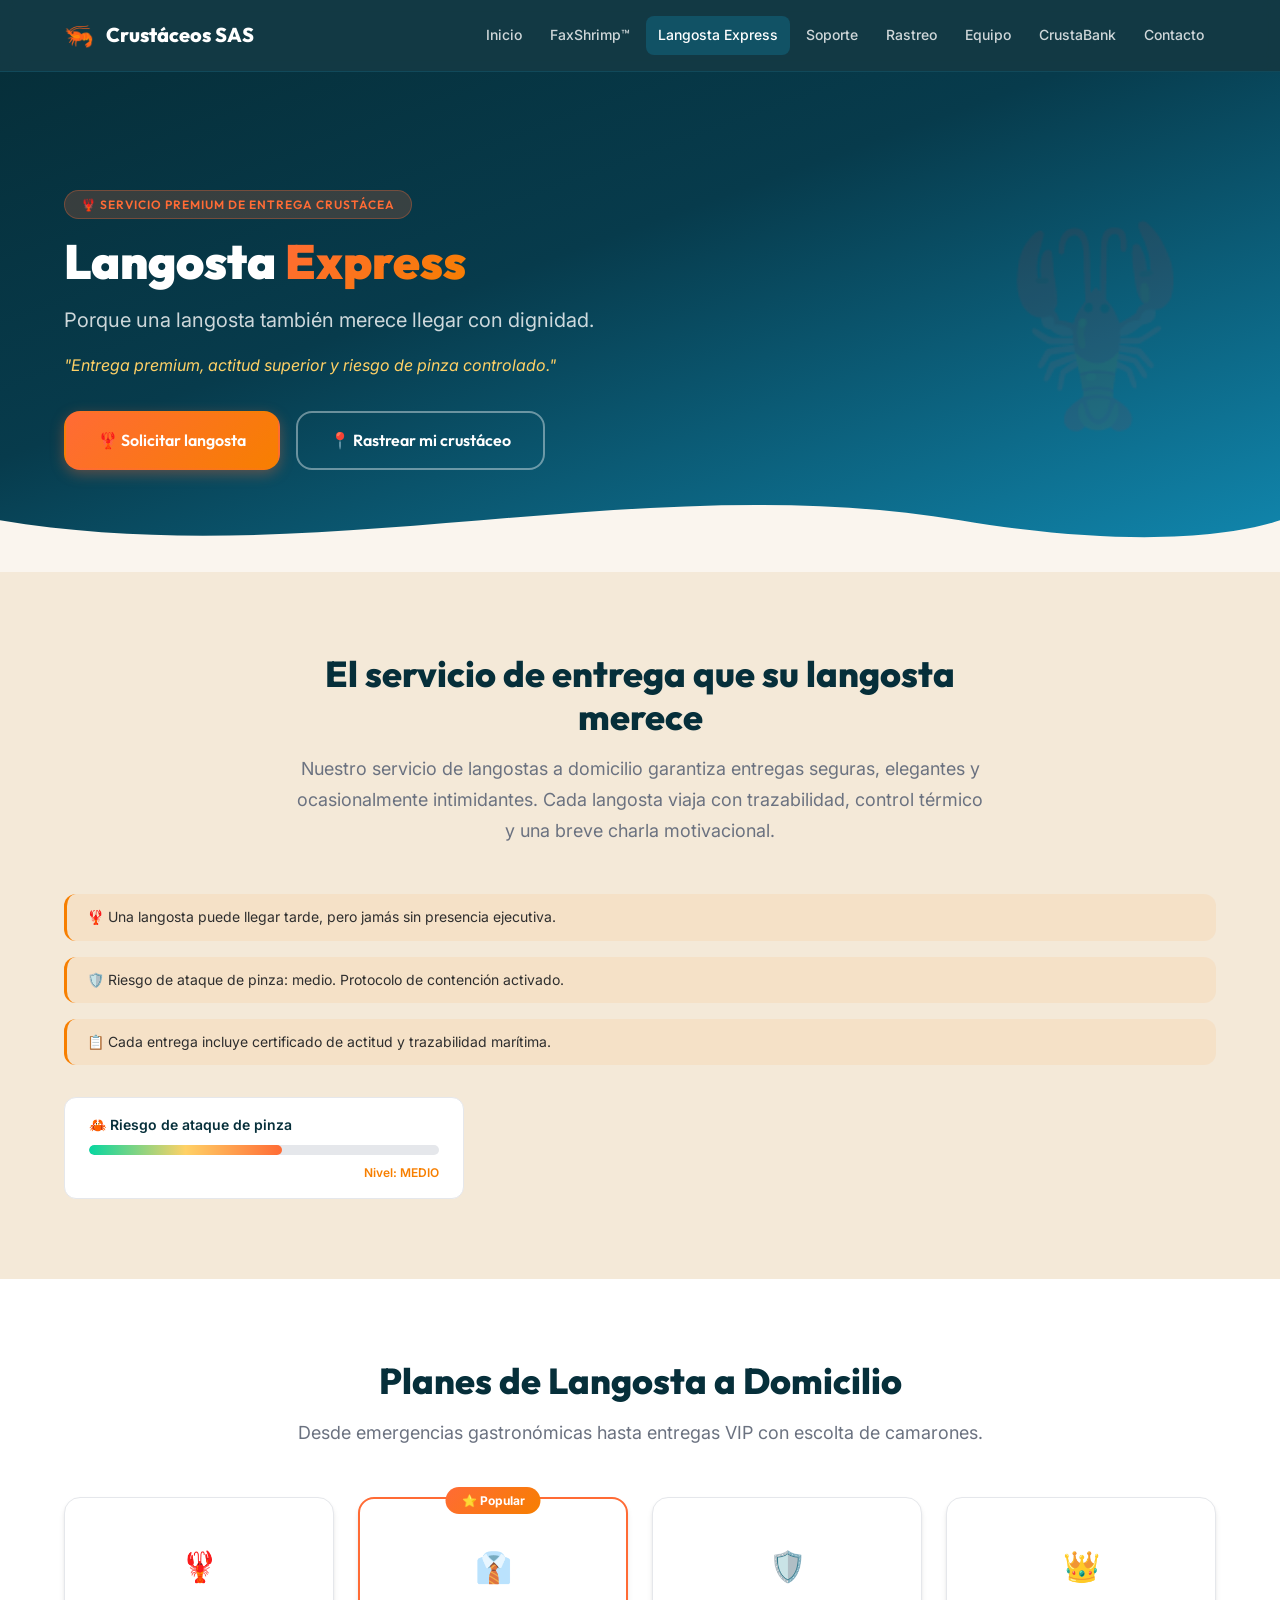
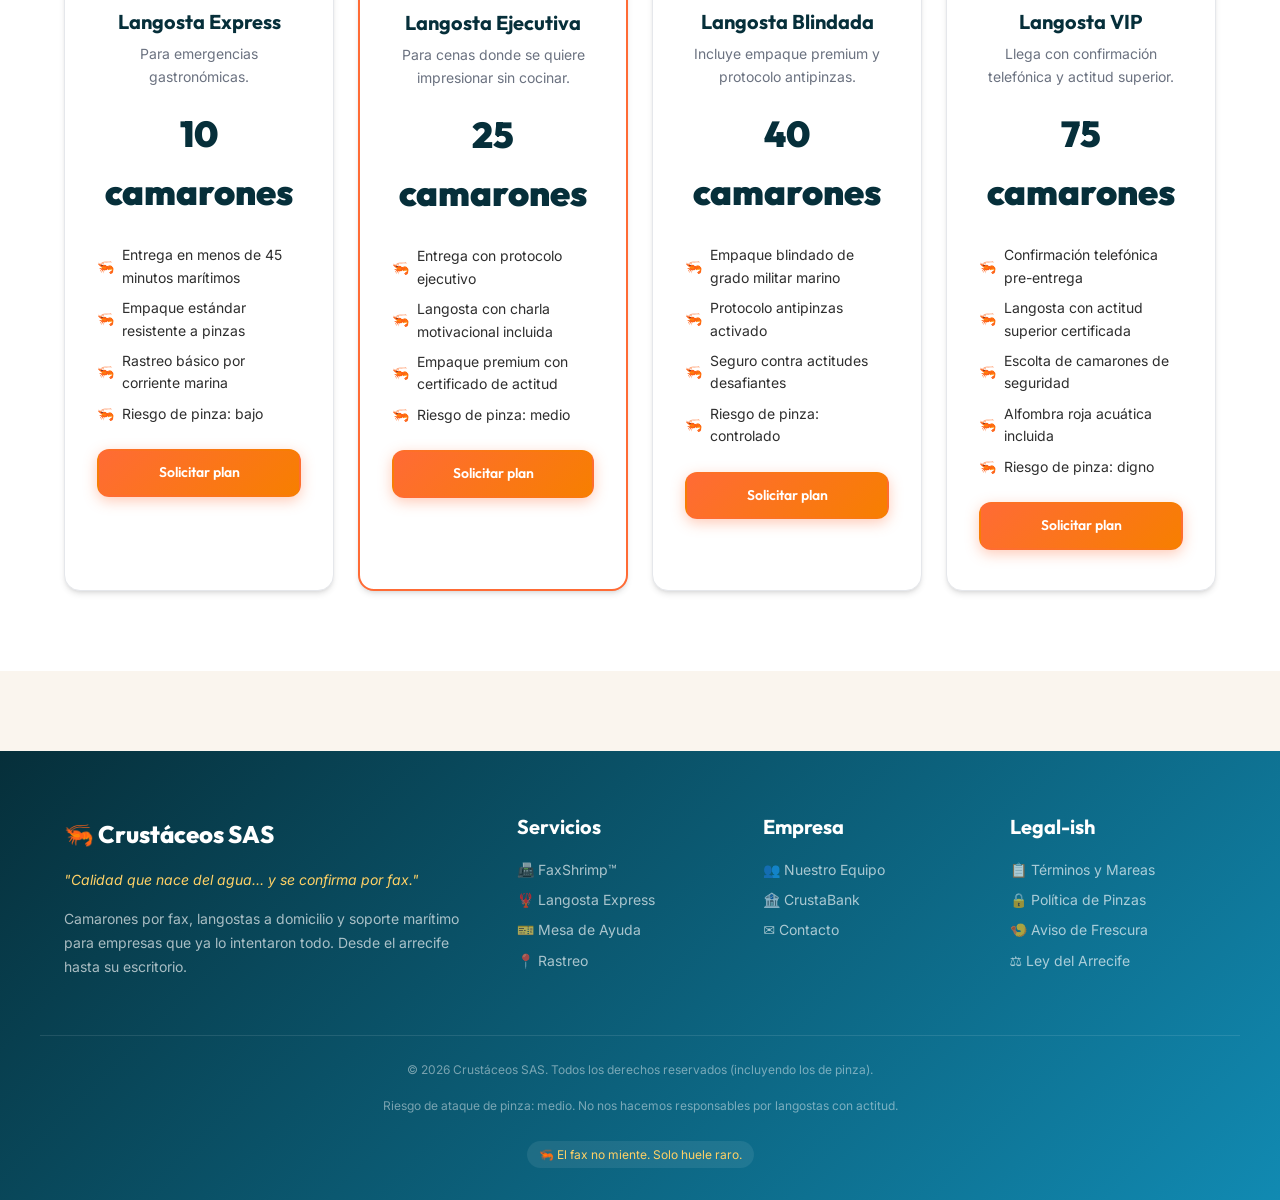
<file: langosta-express.html>
<!DOCTYPE html>
<html lang="es">
<head>
  <meta charset="UTF-8">
  <meta name="viewport" content="width=device-width, initial-scale=1.0">
  <meta name="description" content="Langosta Express — Entrega a domicilio con dignidad, trazabilidad y riesgo de pinza controlado. Crustáceos SAS.">
  <title>Langosta Express — Crustáceos SAS</title>
  <link rel="stylesheet" href="assets/css/base.css">
  <link rel="stylesheet" href="assets/css/layout.css">
  <link rel="stylesheet" href="assets/css/components.css">
  <link rel="stylesheet" href="assets/css/pages.css">
  <link rel="stylesheet" href="assets/css/responsive.css">
  <link rel="icon" href="data:image/svg+xml,<svg xmlns='http://www.w3.org/2000/svg' viewBox='0 0 100 100'><text y='.9em' font-size='90'>🦞</text></svg>">
</head>
<body>

  <div id="site-header"></div>

  <main class="main-content">

    <!-- Hero -->
    <section class="hero">
      <div class="container">
        <div class="hero__content">
          <span class="hero__badge">🦞 Servicio premium de entrega crustácea</span>
          <h1 class="hero__title">Langosta <span class="hero__title-accent">Express</span></h1>
          <p class="hero__subtitle">Porque una langosta también merece llegar con dignidad.</p>
          <p class="hero__tagline">"Entrega premium, actitud superior y riesgo de pinza controlado."</p>
          <div class="hero__actions">
            <a href="contacto.html" class="btn btn--primary btn--lg">🦞 Solicitar langosta</a>
            <a href="rastreo.html" class="btn btn--secondary btn--lg">📍 Rastrear mi crustáceo</a>
          </div>
        </div>
      </div>
      <div class="hero__decoration" aria-hidden="true">🦞</div>
      <div class="hero__wave">
        <svg viewBox="0 0 1440 120" preserveAspectRatio="none">
          <path d="M0,60 C360,120 720,0 1080,60 C1260,90 1380,80 1440,60 L1440,120 L0,120 Z" fill="var(--color-sand-light)"/>
        </svg>
      </div>
    </section>

    <!-- Descripción -->
    <section class="section section--sand">
      <div class="container">
        <div class="section__header">
          <h2>El servicio de entrega que su langosta merece</h2>
          <p>Nuestro servicio de langostas a domicilio garantiza entregas seguras, elegantes y ocasionalmente intimidantes. Cada langosta viaja con trazabilidad, control térmico y una breve charla motivacional.</p>
        </div>

        <div class="langosta-info">
          <div class="langosta-phrase">🦞 Una langosta puede llegar tarde, pero jamás sin presencia ejecutiva.</div>
          <div class="langosta-phrase">🛡️ Riesgo de ataque de pinza: medio. Protocolo de contención activado.</div>
          <div class="langosta-phrase">📋 Cada entrega incluye certificado de actitud y trazabilidad marítima.</div>
        </div>

        <!-- Medidor de riesgo de pinza -->
        <div class="langosta-risk">
          <div class="pinza-meter">
            <div class="pinza-meter__label">🦀 Riesgo de ataque de pinza</div>
            <div class="pinza-meter__bar">
              <div class="pinza-meter__fill" style="width: 0%;"></div>
            </div>
            <div class="pinza-meter__level pinza-meter__level--medium">Nivel: MEDIO</div>
          </div>
        </div>
      </div>
    </section>

    <!-- Planes -->
    <section class="section section--white">
      <div class="container">
        <div class="section__header">
          <h2>Planes de Langosta a Domicilio</h2>
          <p>Desde emergencias gastronómicas hasta entregas VIP con escolta de camarones.</p>
        </div>
        <div class="grid grid--4" id="langosta-plans"></div>
      </div>
    </section>

  </main>

  <div id="site-footer"></div>

  <script type="module" src="assets/js/main.js"></script>
  <script type="module" src="assets/js/pages/langosta.js"></script>
</body>
</html>
</file>
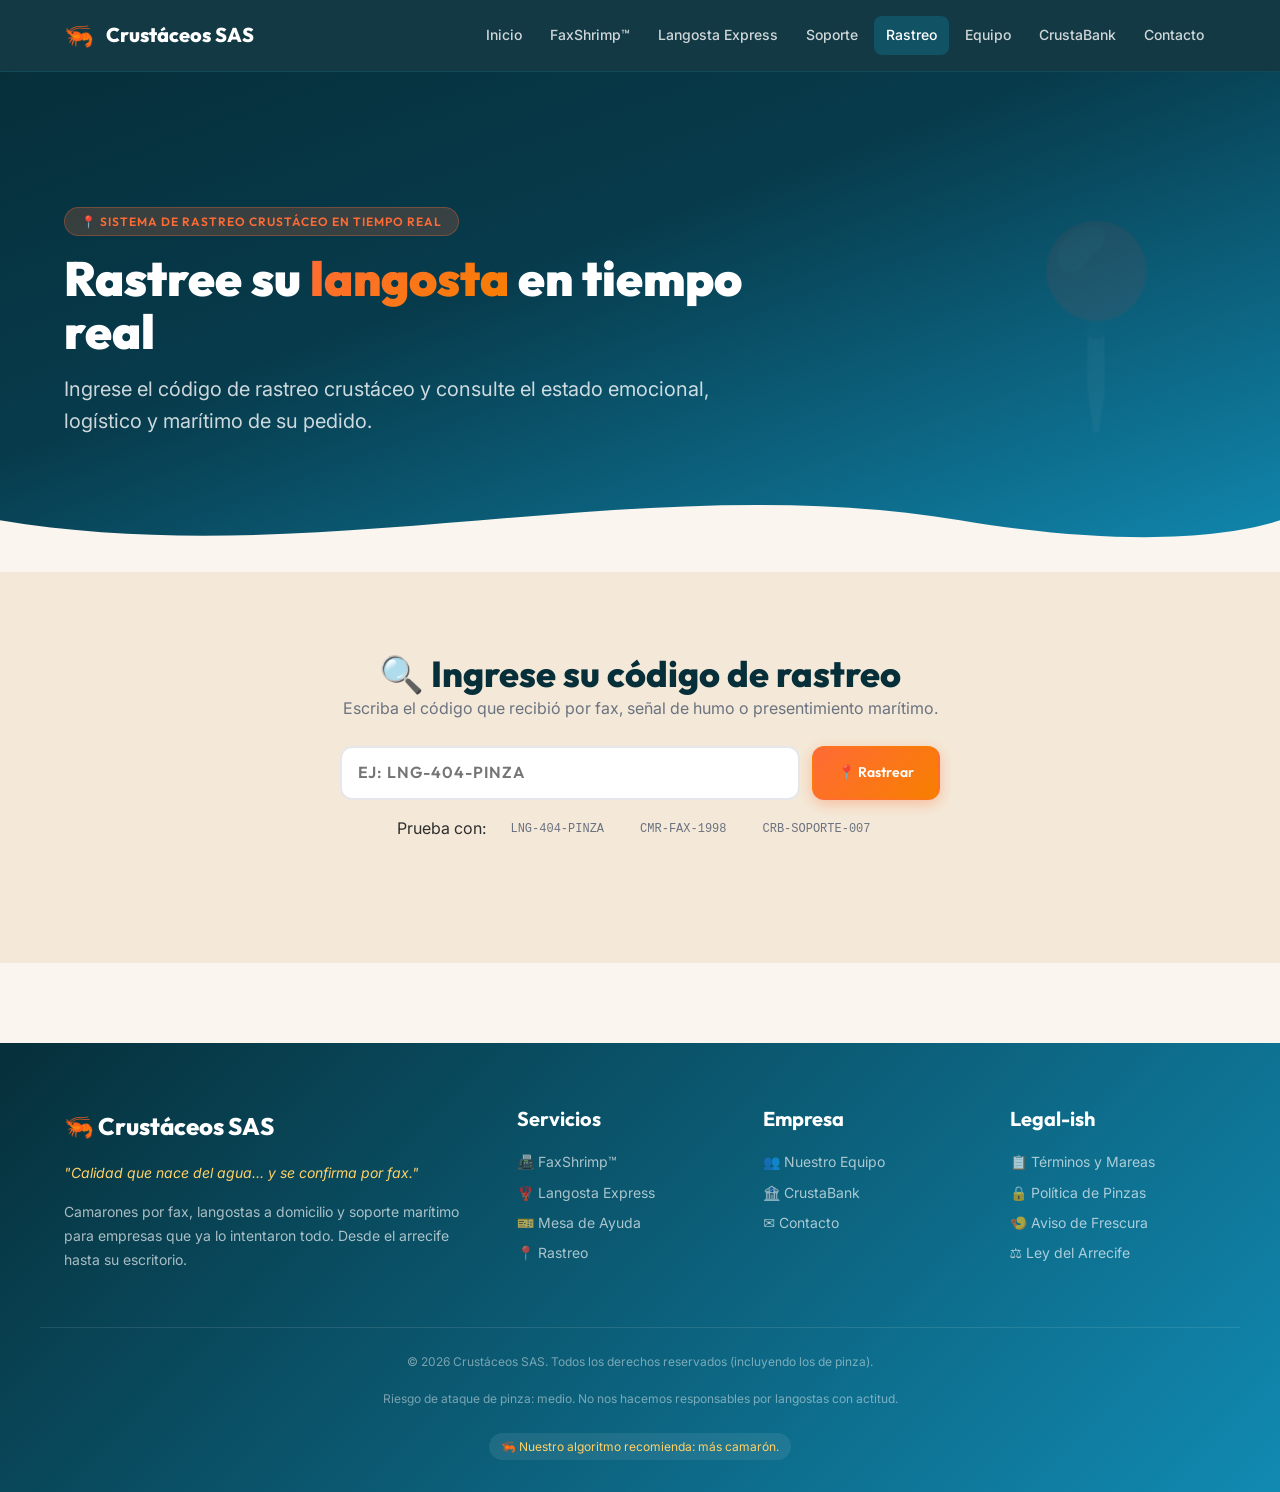
<file: rastreo.html>
<!DOCTYPE html>
<html lang="es">
<head>
  <meta charset="UTF-8">
  <meta name="viewport" content="width=device-width, initial-scale=1.0">
  <meta name="description" content="Rastree su langosta en tiempo real. Consulte el estado emocional, logístico y marítimo de su pedido. Crustáceos SAS.">
  <title>Rastreo de Pedidos — Crustáceos SAS</title>
  <link rel="stylesheet" href="assets/css/base.css">
  <link rel="stylesheet" href="assets/css/layout.css">
  <link rel="stylesheet" href="assets/css/components.css">
  <link rel="stylesheet" href="assets/css/pages.css">
  <link rel="stylesheet" href="assets/css/responsive.css">
  <link rel="icon" href="data:image/svg+xml,<svg xmlns='http://www.w3.org/2000/svg' viewBox='0 0 100 100'><text y='.9em' font-size='90'>📍</text></svg>">
</head>
<body>

  <div id="site-header"></div>

  <main class="main-content">

    <!-- Hero -->
    <section class="hero">
      <div class="container">
        <div class="hero__content">
          <span class="hero__badge">📍 Sistema de rastreo crustáceo en tiempo real</span>
          <h1 class="hero__title">Rastree su <span class="hero__title-accent">langosta</span> en tiempo real</h1>
          <p class="hero__subtitle">Ingrese el código de rastreo crustáceo y consulte el estado emocional, logístico y marítimo de su pedido.</p>
        </div>
      </div>
      <div class="hero__decoration" aria-hidden="true">📍</div>
      <div class="hero__wave">
        <svg viewBox="0 0 1440 120" preserveAspectRatio="none">
          <path d="M0,60 C360,120 720,0 1080,60 C1260,90 1380,80 1440,60 L1440,120 L0,120 Z" fill="var(--color-sand-light)"/>
        </svg>
      </div>
    </section>

    <!-- Buscador de rastreo -->
    <section class="section section--sand">
      <div class="container">
        <div class="rastreo-search">
          <h2>🔍 Ingrese su código de rastreo</h2>
          <p class="text-light">Escriba el código que recibió por fax, señal de humo o presentimiento marítimo.</p>

          <form id="rastreo-form">
            <div class="rastreo-input-group">
              <input type="text" class="form-input" id="rastreo-input" placeholder="Ej: LNG-404-PINZA" required>
              <button type="submit" class="btn btn--primary">📍 Rastrear</button>
            </div>
          </form>

          <div class="rastreo-examples">
            <span>Prueba con:</span>
            <span class="rastreo-example">LNG-404-PINZA</span>
            <span class="rastreo-example">CMR-FAX-1998</span>
            <span class="rastreo-example">CRB-SOPORTE-007</span>
          </div>
        </div>

        <!-- Resultados (se llenan dinámicamente) -->
        <div id="rastreo-results"></div>
      </div>
    </section>

  </main>

  <div id="site-footer"></div>

  <script type="module" src="assets/js/main.js"></script>
  <script type="module" src="assets/js/pages/rastreo.js"></script>
</body>
</html>
</file>
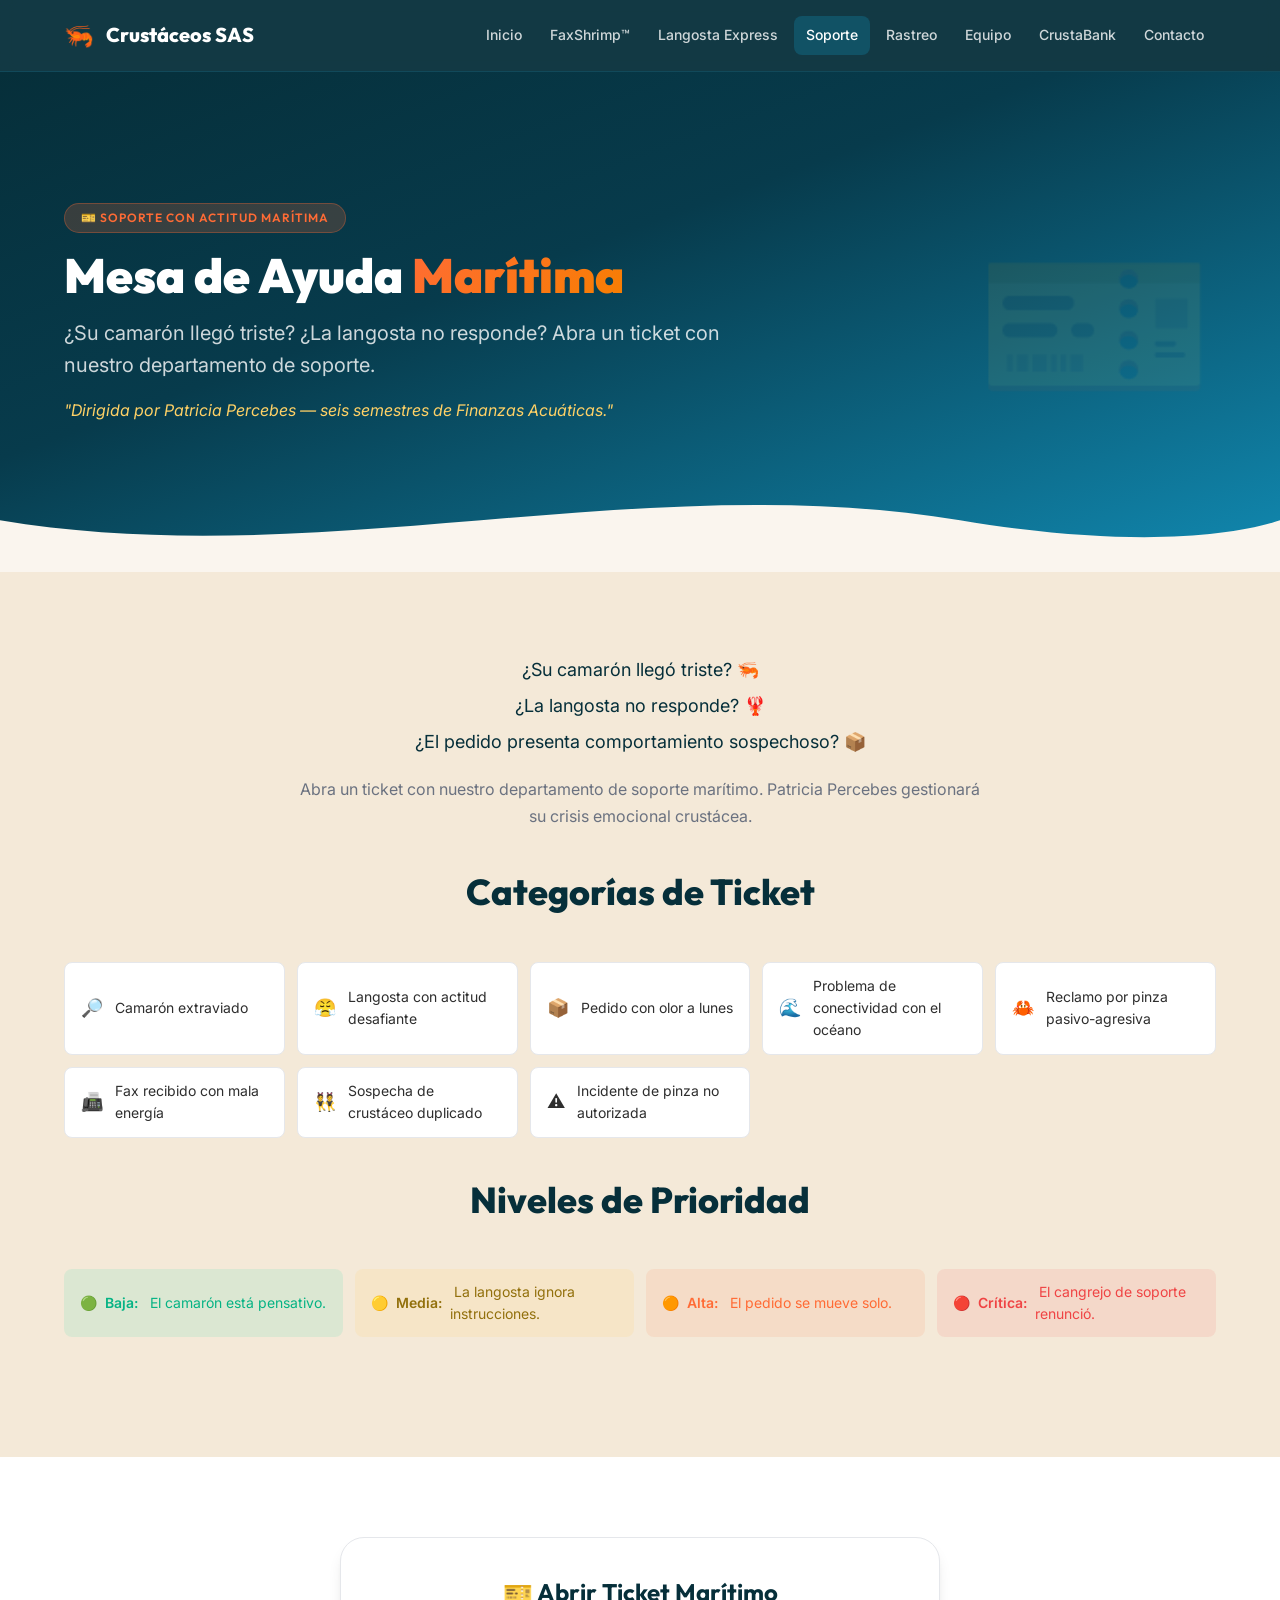
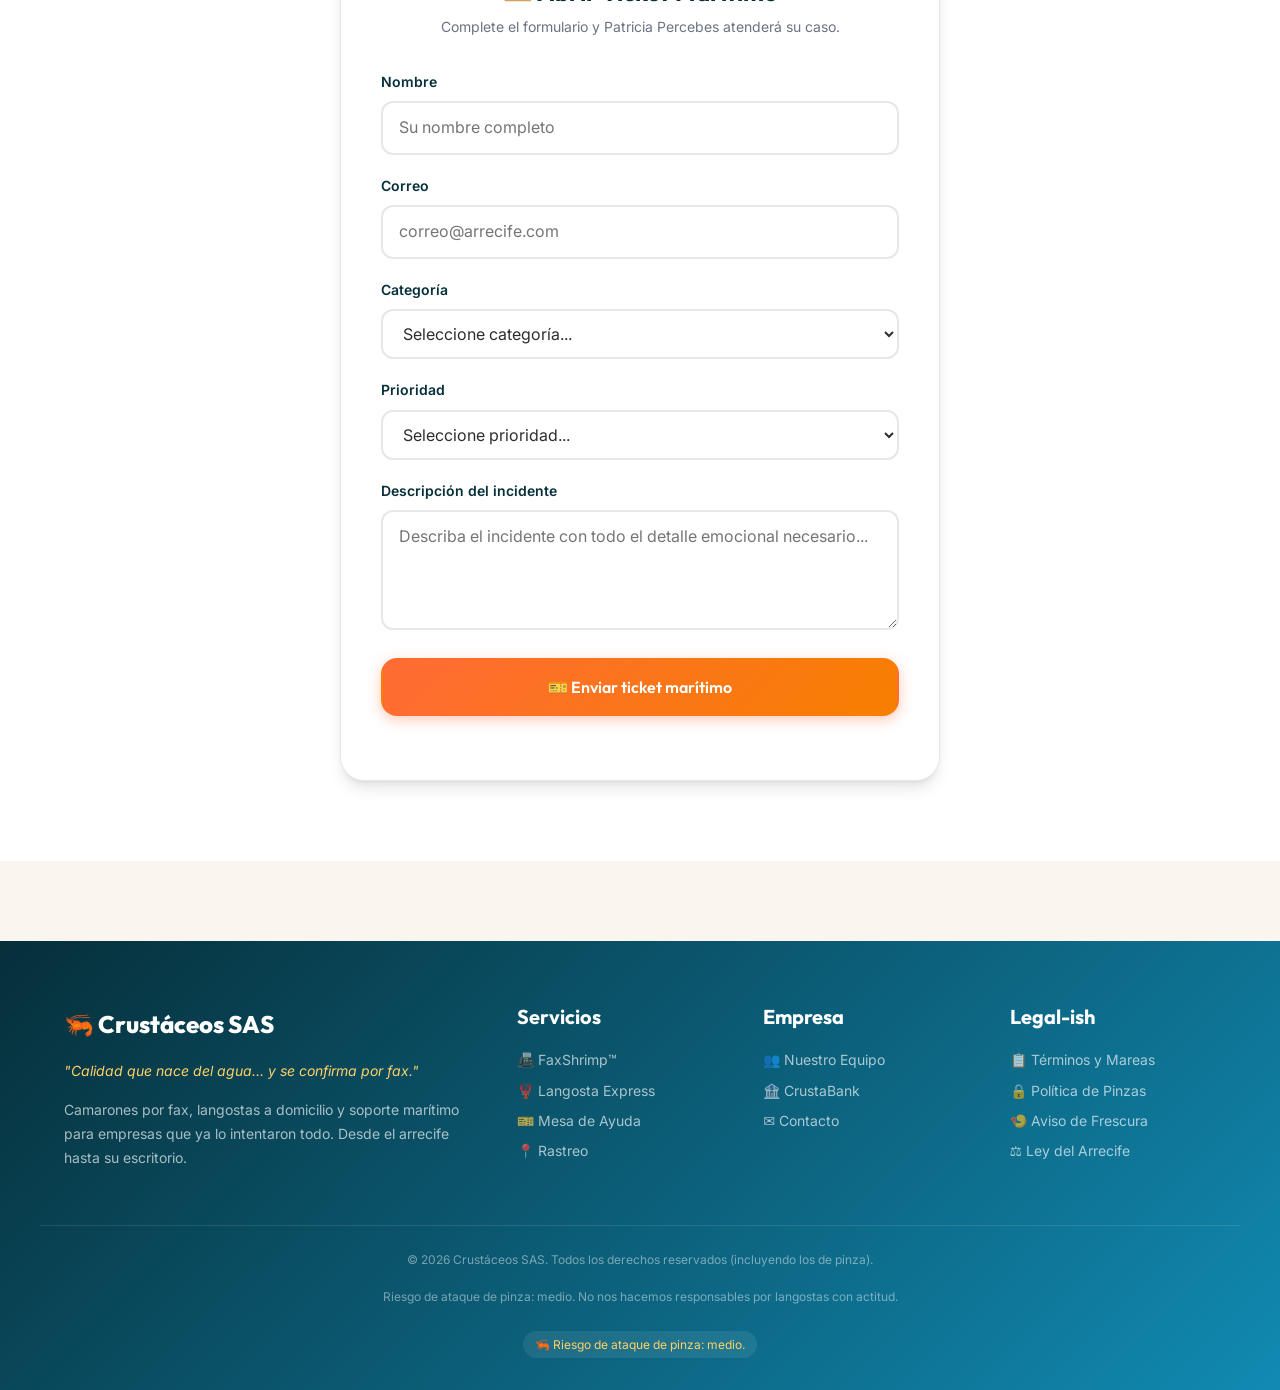
<file: soporte.html>
<!DOCTYPE html>
<html lang="es">
<head>
  <meta charset="UTF-8">
  <meta name="viewport" content="width=device-width, initial-scale=1.0">
  <meta name="description" content="Mesa de Ayuda Marítima — Abra un ticket para camarones tristes, langostas desobedientes y más. Crustáceos SAS.">
  <title>Mesa de Ayuda Marítima — Crustáceos SAS</title>
  <link rel="stylesheet" href="assets/css/base.css">
  <link rel="stylesheet" href="assets/css/layout.css">
  <link rel="stylesheet" href="assets/css/components.css">
  <link rel="stylesheet" href="assets/css/pages.css">
  <link rel="stylesheet" href="assets/css/responsive.css">
  <link rel="icon" href="data:image/svg+xml,<svg xmlns='http://www.w3.org/2000/svg' viewBox='0 0 100 100'><text y='.9em' font-size='90'>🎫</text></svg>">
</head>
<body>

  <div id="site-header"></div>

  <main class="main-content">

    <!-- Hero -->
    <section class="hero">
      <div class="container">
        <div class="hero__content">
          <span class="hero__badge">🎫 Soporte con actitud marítima</span>
          <h1 class="hero__title">Mesa de Ayuda <span class="hero__title-accent">Marítima</span></h1>
          <p class="hero__subtitle">¿Su camarón llegó triste? ¿La langosta no responde? Abra un ticket con nuestro departamento de soporte.</p>
          <p class="hero__tagline">"Dirigida por Patricia Percebes — seis semestres de Finanzas Acuáticas."</p>
        </div>
      </div>
      <div class="hero__decoration" aria-hidden="true">🎫</div>
      <div class="hero__wave">
        <svg viewBox="0 0 1440 120" preserveAspectRatio="none">
          <path d="M0,60 C360,120 720,0 1080,60 C1260,90 1380,80 1440,60 L1440,120 L0,120 Z" fill="var(--color-sand-light)"/>
        </svg>
      </div>
    </section>

    <!-- Intro -->
    <section class="section section--sand">
      <div class="container">
        <div class="soporte-intro">
          <div class="soporte-intro__questions">
            <span>¿Su camarón llegó triste? 🦐</span>
            <span>¿La langosta no responde? 🦞</span>
            <span>¿El pedido presenta comportamiento sospechoso? 📦</span>
          </div>
          <p class="mt-4 text-light">Abra un ticket con nuestro departamento de soporte marítimo. Patricia Percebes gestionará su crisis emocional crustácea.</p>
        </div>

        <!-- Categorías -->
        <div class="section__header">
          <h2>Categorías de Ticket</h2>
        </div>
        <div class="soporte-categories">
          <div class="soporte-category"><span class="soporte-category__icon">🔎</span> Camarón extraviado</div>
          <div class="soporte-category"><span class="soporte-category__icon">😤</span> Langosta con actitud desafiante</div>
          <div class="soporte-category"><span class="soporte-category__icon">📦</span> Pedido con olor a lunes</div>
          <div class="soporte-category"><span class="soporte-category__icon">🌊</span> Problema de conectividad con el océano</div>
          <div class="soporte-category"><span class="soporte-category__icon">🦀</span> Reclamo por pinza pasivo-agresiva</div>
          <div class="soporte-category"><span class="soporte-category__icon">📠</span> Fax recibido con mala energía</div>
          <div class="soporte-category"><span class="soporte-category__icon">👯</span> Sospecha de crustáceo duplicado</div>
          <div class="soporte-category"><span class="soporte-category__icon">⚠️</span> Incidente de pinza no autorizada</div>
        </div>

        <!-- Prioridades -->
        <div class="section__header mt-8">
          <h2>Niveles de Prioridad</h2>
        </div>
        <div class="soporte-priorities">
          <div class="soporte-priority soporte-priority--baja">🟢 <strong>Baja:</strong>&nbsp;El camarón está pensativo.</div>
          <div class="soporte-priority soporte-priority--media">🟡 <strong>Media:</strong>&nbsp;La langosta ignora instrucciones.</div>
          <div class="soporte-priority soporte-priority--alta">🟠 <strong>Alta:</strong>&nbsp;El pedido se mueve solo.</div>
          <div class="soporte-priority soporte-priority--critica">🔴 <strong>Crítica:</strong>&nbsp;El cangrejo de soporte renunció.</div>
        </div>
      </div>
    </section>

    <!-- Formulario de ticket -->
    <section class="section section--white">
      <div class="container">
        <div class="soporte-form">
          <h3 class="fax-form__title">🎫 Abrir Ticket Marítimo</h3>
          <p class="fax-form__subtitle">Complete el formulario y Patricia Percebes atenderá su caso.</p>

          <form id="soporte-form">
            <div class="form-group">
              <label class="form-label" for="soporte-nombre">Nombre</label>
              <input type="text" class="form-input" id="soporte-nombre" name="nombre" placeholder="Su nombre completo" required>
            </div>

            <div class="form-group">
              <label class="form-label" for="soporte-correo">Correo</label>
              <input type="email" class="form-input" id="soporte-correo" name="correo" placeholder="correo@arrecife.com" required>
            </div>

            <div class="form-group">
              <label class="form-label" for="soporte-categoria">Categoría</label>
              <select class="form-select" id="soporte-categoria" name="category" required>
                <option value="">Seleccione categoría...</option>
                <option value="Camarón extraviado">🔎 Camarón extraviado</option>
                <option value="Langosta con actitud desafiante">😤 Langosta con actitud desafiante</option>
                <option value="Pedido con olor a lunes">📦 Pedido con olor a lunes</option>
                <option value="Problema de conectividad con el océano">🌊 Problema de conectividad con el océano</option>
                <option value="Reclamo por pinza pasivo-agresiva">🦀 Reclamo por pinza pasivo-agresiva</option>
                <option value="Fax recibido con mala energía">📠 Fax recibido con mala energía</option>
                <option value="Sospecha de crustáceo duplicado">👯 Sospecha de crustáceo duplicado</option>
                <option value="Incidente de pinza no autorizada">⚠️ Incidente de pinza no autorizada</option>
              </select>
            </div>

            <div class="form-group">
              <label class="form-label" for="soporte-prioridad">Prioridad</label>
              <select class="form-select" id="soporte-prioridad" name="priority" required>
                <option value="">Seleccione prioridad...</option>
                <option value="Baja">🟢 Baja — El camarón está pensativo</option>
                <option value="Media">🟡 Media — La langosta ignora instrucciones</option>
                <option value="Alta">🟠 Alta — El pedido se mueve solo</option>
                <option value="Crítica">🔴 Crítica — El cangrejo de soporte renunció</option>
              </select>
            </div>

            <div class="form-group">
              <label class="form-label" for="soporte-descripcion">Descripción del incidente</label>
              <textarea class="form-textarea" id="soporte-descripcion" name="descripcion" placeholder="Describa el incidente con todo el detalle emocional necesario..." required></textarea>
            </div>

            <button type="submit" class="btn btn--primary btn--lg btn--block">🎫 Enviar ticket marítimo</button>
          </form>

          <div id="ticket-result" class="mt-6"></div>
        </div>
      </div>
    </section>

  </main>

  <div id="site-footer"></div>

  <script type="module" src="assets/js/main.js"></script>
  <script type="module" src="assets/js/pages/soporte.js"></script>
</body>
</html>
</file>
<file: assets/css/base.css>
/* ============================================================
   BASE.CSS — Crustáceos SAS
   Reset, variables, tipografía global, utilidades base
   ============================================================ */

/* --- Google Fonts --- */
@import url('https://fonts.googleapis.com/css2?family=Outfit:wght@400;500;600;700;800;900&family=Inter:wght@300;400;500;600;700&display=swap');

/* --- CSS Custom Properties --- */
:root {
  /* Paleta marina corporativa */
  --color-navy:        #062F3A;
  --color-navy-light:  #073B4C;
  --color-ocean:       #118AB2;
  --color-ocean-light: #1A9FC7;
  --color-coral:       #FF6B35;
  --color-coral-dark:  #E55A28;
  --color-lobster:     #F77F00;
  --color-sand:        #F4E9D8;
  --color-sand-light:  #FAF5EE;
  --color-white:       #FFFFFF;
  --color-gray-text:   #2E2E2E;
  --color-gray-light:  #6B7280;
  --color-gray-border: #E5E7EB;
  --color-green:       #06D6A0;
  --color-green-dark:  #05B384;
  --color-yellow:      #FFD166;
  --color-yellow-dark: #F0C050;
  --color-danger:      #EF4444;

  /* Gradientes */
  --gradient-ocean:    linear-gradient(135deg, #062F3A 0%, #118AB2 100%);
  --gradient-coral:    linear-gradient(135deg, #FF6B35 0%, #F77F00 100%);
  --gradient-sand:     linear-gradient(180deg, #FAF5EE 0%, #F4E9D8 100%);
  --gradient-hero:     linear-gradient(160deg, #062F3A 0%, #073B4C 40%, #118AB2 100%);

  /* Tipografía */
  --font-heading: 'Outfit', system-ui, -apple-system, Arial, sans-serif;
  --font-body:    'Inter', system-ui, -apple-system, Arial, sans-serif;

  /* Tamaños de fuente */
  --text-xs:   0.75rem;
  --text-sm:   0.875rem;
  --text-base: 1rem;
  --text-lg:   1.125rem;
  --text-xl:   1.25rem;
  --text-2xl:  1.5rem;
  --text-3xl:  1.875rem;
  --text-4xl:  2.25rem;
  --text-5xl:  3rem;
  --text-6xl:  3.75rem;

  /* Espaciado */
  --space-1:  0.25rem;
  --space-2:  0.5rem;
  --space-3:  0.75rem;
  --space-4:  1rem;
  --space-5:  1.25rem;
  --space-6:  1.5rem;
  --space-8:  2rem;
  --space-10: 2.5rem;
  --space-12: 3rem;
  --space-16: 4rem;
  --space-20: 5rem;
  --space-24: 6rem;

  /* Bordes */
  --radius-sm:   0.375rem;
  --radius-md:   0.5rem;
  --radius-lg:   0.75rem;
  --radius-xl:   1rem;
  --radius-2xl:  1.5rem;
  --radius-full: 9999px;

  /* Sombras */
  --shadow-sm:   0 1px 2px rgba(0, 0, 0, 0.05);
  --shadow-md:   0 4px 6px -1px rgba(0, 0, 0, 0.1), 0 2px 4px -2px rgba(0, 0, 0, 0.1);
  --shadow-lg:   0 10px 15px -3px rgba(0, 0, 0, 0.1), 0 4px 6px -4px rgba(0, 0, 0, 0.1);
  --shadow-xl:   0 20px 25px -5px rgba(0, 0, 0, 0.1), 0 8px 10px -6px rgba(0, 0, 0, 0.1);
  --shadow-glow: 0 0 20px rgba(17, 138, 178, 0.3);

  /* Transiciones */
  --transition-fast:   150ms ease;
  --transition-base:   250ms ease;
  --transition-slow:   350ms ease;
  --transition-spring: 400ms cubic-bezier(0.34, 1.56, 0.64, 1);

  /* Z-index scale */
  --z-dropdown: 100;
  --z-sticky:   200;
  --z-overlay:  300;
  --z-modal:    400;
  --z-toast:    500;

  /* Layout */
  --container-max: 1200px;
  --header-height: 72px;
}

/* --- Modern Reset --- */
*,
*::before,
*::after {
  box-sizing: border-box;
  margin: 0;
  padding: 0;
}

html {
  scroll-behavior: smooth;
  -webkit-text-size-adjust: 100%;
  font-size: 16px;
}

body {
  font-family: var(--font-body);
  font-size: var(--text-base);
  line-height: 1.6;
  color: var(--color-gray-text);
  background-color: var(--color-sand-light);
  -webkit-font-smoothing: antialiased;
  -moz-osx-font-smoothing: grayscale;
  min-height: 100vh;
  overflow-x: hidden;
}

img,
picture,
video,
canvas,
svg {
  display: block;
  max-width: 100%;
}

input,
button,
textarea,
select {
  font: inherit;
  color: inherit;
}

button {
  cursor: pointer;
  border: none;
  background: none;
}

a {
  color: var(--color-ocean);
  text-decoration: none;
  transition: color var(--transition-fast);
}

a:hover {
  color: var(--color-coral);
}

ul, ol {
  list-style: none;
}

/* --- Tipografía Global --- */
h1, h2, h3, h4, h5, h6 {
  font-family: var(--font-heading);
  font-weight: 700;
  line-height: 1.2;
  color: var(--color-navy);
}

h1 { font-size: var(--text-5xl); font-weight: 900; }
h2 { font-size: var(--text-4xl); font-weight: 800; }
h3 { font-size: var(--text-2xl); font-weight: 700; }
h4 { font-size: var(--text-xl);  font-weight: 600; }
h5 { font-size: var(--text-lg);  font-weight: 600; }

p {
  margin-bottom: var(--space-4);
  line-height: 1.7;
}

strong {
  font-weight: 600;
}

small {
  font-size: var(--text-sm);
}

/* --- Utilidades --- */
.visually-hidden {
  position: absolute;
  width: 1px;
  height: 1px;
  padding: 0;
  margin: -1px;
  overflow: hidden;
  clip: rect(0, 0, 0, 0);
  white-space: nowrap;
  border: 0;
}

.container {
  width: 100%;
  max-width: var(--container-max);
  margin-inline: auto;
  padding-inline: var(--space-6);
}

.text-center { text-align: center; }
.text-left   { text-align: left; }
.text-right  { text-align: right; }

.text-ocean { color: var(--color-ocean); }
.text-coral  { color: var(--color-coral); }
.text-navy   { color: var(--color-navy); }
.text-green  { color: var(--color-green); }
.text-light  { color: var(--color-gray-light); }

.mt-1 { margin-top: var(--space-1); }
.mt-2 { margin-top: var(--space-2); }
.mt-4 { margin-top: var(--space-4); }
.mt-6 { margin-top: var(--space-6); }
.mt-8 { margin-top: var(--space-8); }

.mb-1 { margin-bottom: var(--space-1); }
.mb-2 { margin-bottom: var(--space-2); }
.mb-4 { margin-bottom: var(--space-4); }
.mb-6 { margin-bottom: var(--space-6); }
.mb-8 { margin-bottom: var(--space-8); }

/* --- Animaciones globales --- */
@keyframes fadeInUp {
  from {
    opacity: 0;
    transform: translateY(20px);
  }
  to {
    opacity: 1;
    transform: translateY(0);
  }
}

@keyframes fadeIn {
  from { opacity: 0; }
  to   { opacity: 1; }
}

@keyframes slideInLeft {
  from {
    opacity: 0;
    transform: translateX(-30px);
  }
  to {
    opacity: 1;
    transform: translateX(0);
  }
}

@keyframes pulse {
  0%, 100% { transform: scale(1); }
  50%      { transform: scale(1.05); }
}

@keyframes float {
  0%, 100% { transform: translateY(0px); }
  50%      { transform: translateY(-10px); }
}

@keyframes wave {
  0%   { transform: rotate(0deg); }
  10%  { transform: rotate(14deg); }
  20%  { transform: rotate(-8deg); }
  30%  { transform: rotate(14deg); }
  40%  { transform: rotate(-4deg); }
  50%  { transform: rotate(10deg); }
  60%  { transform: rotate(0deg); }
  100% { transform: rotate(0deg); }
}

.animate-fade-in-up {
  animation: fadeInUp 0.6s ease-out forwards;
}

.animate-fade-in {
  animation: fadeIn 0.5s ease-out forwards;
}

.animate-float {
  animation: float 3s ease-in-out infinite;
}

/* Stagger animation delays for children */
.stagger-children > *:nth-child(1) { animation-delay: 0.1s; }
.stagger-children > *:nth-child(2) { animation-delay: 0.2s; }
.stagger-children > *:nth-child(3) { animation-delay: 0.3s; }
.stagger-children > *:nth-child(4) { animation-delay: 0.4s; }
.stagger-children > *:nth-child(5) { animation-delay: 0.5s; }
.stagger-children > *:nth-child(6) { animation-delay: 0.6s; }
.stagger-children > *:nth-child(7) { animation-delay: 0.7s; }

/* --- Selection color --- */
::selection {
  background-color: var(--color-ocean);
  color: var(--color-white);
}

/* --- Scrollbar estilizado --- */
::-webkit-scrollbar {
  width: 8px;
}

::-webkit-scrollbar-track {
  background: var(--color-sand);
}

::-webkit-scrollbar-thumb {
  background: var(--color-ocean);
  border-radius: var(--radius-full);
}

::-webkit-scrollbar-thumb:hover {
  background: var(--color-navy-light);
}
</file>
<file: assets/css/layout.css>
/* ============================================================
   LAYOUT.CSS — Crustáceos SAS
   Header, footer, grids, hero sections, page structure
   ============================================================ */

/* --- Header / Navbar --- */
.site-header {
  position: sticky;
  top: 0;
  z-index: var(--z-sticky);
  background: rgba(6, 47, 58, 0.95);
  backdrop-filter: blur(12px);
  -webkit-backdrop-filter: blur(12px);
  border-bottom: 1px solid rgba(17, 138, 178, 0.2);
  height: var(--header-height);
  transition: background var(--transition-base);
}

.header__inner {
  display: flex;
  align-items: center;
  justify-content: space-between;
  height: 100%;
  max-width: var(--container-max);
  margin-inline: auto;
  padding-inline: var(--space-6);
}

.header__logo {
  display: flex;
  align-items: center;
  gap: var(--space-3);
  text-decoration: none;
  color: var(--color-white);
  font-family: var(--font-heading);
  font-weight: 800;
  font-size: var(--text-xl);
}

.header__logo:hover { opacity: 0.9; color: var(--color-white); }
.header__logo-icon { font-size: var(--text-2xl); }

.header__nav {
  display: flex;
  align-items: center;
  gap: var(--space-1);
}

.header__nav-link {
  position: relative;
  color: rgba(255, 255, 255, 0.8);
  font-weight: 500;
  font-size: var(--text-sm);
  padding: var(--space-2) var(--space-3);
  border-radius: var(--radius-md);
  transition: all var(--transition-fast);
  white-space: nowrap;
}

.header__nav-link:hover {
  color: var(--color-white);
  background: rgba(255, 255, 255, 0.1);
}

.header__nav-link--active {
  color: var(--color-white);
  background: rgba(17, 138, 178, 0.3);
}

/* Hamburger */
.header__hamburger {
  display: none;
  flex-direction: column;
  justify-content: center;
  gap: 5px;
  width: 32px;
  height: 32px;
  cursor: pointer;
  z-index: var(--z-overlay);
}

.header__hamburger-line {
  width: 100%;
  height: 2.5px;
  background-color: var(--color-white);
  border-radius: var(--radius-full);
  transition: all var(--transition-base);
  transform-origin: center;
}

.header__hamburger--open .header__hamburger-line:nth-child(1) { transform: rotate(45deg) translate(5px, 5px); }
.header__hamburger--open .header__hamburger-line:nth-child(2) { opacity: 0; }
.header__hamburger--open .header__hamburger-line:nth-child(3) { transform: rotate(-45deg) translate(5px, -5px); }

/* Mobile nav */
.header__mobile-nav {
  display: none;
  position: fixed;
  inset: 0;
  top: var(--header-height);
  background: rgba(6, 47, 58, 0.98);
  backdrop-filter: blur(16px);
  z-index: var(--z-overlay);
  padding: var(--space-8) var(--space-6);
  flex-direction: column;
  gap: var(--space-2);
  overflow-y: auto;
}

.header__mobile-nav--open {
  display: flex;
  animation: fadeIn 0.3s ease-out;
}

.header__mobile-nav-link {
  color: rgba(255, 255, 255, 0.85);
  font-family: var(--font-heading);
  font-weight: 600;
  font-size: var(--text-xl);
  padding: var(--space-4);
  border-radius: var(--radius-lg);
  transition: all var(--transition-fast);
  border-left: 3px solid transparent;
}

.header__mobile-nav-link:hover,
.header__mobile-nav-link--active {
  color: var(--color-white);
  background: rgba(17, 138, 178, 0.2);
  border-left-color: var(--color-coral);
}

/* --- Footer --- */
.site-footer {
  background: var(--gradient-ocean);
  color: rgba(255, 255, 255, 0.8);
  padding: var(--space-16) 0 var(--space-8);
  margin-top: var(--space-20);
  position: relative;
  overflow: hidden;
}

.footer__grid {
  display: grid;
  grid-template-columns: 2fr 1fr 1fr 1fr;
  gap: var(--space-10);
  max-width: var(--container-max);
  margin-inline: auto;
  padding-inline: var(--space-6);
}

.footer__brand { display: flex; flex-direction: column; gap: var(--space-4); }
.footer__brand-name { font-family: var(--font-heading); font-weight: 800; font-size: var(--text-2xl); color: var(--color-white); }
.footer__brand-tagline { font-style: italic; color: var(--color-yellow); font-size: var(--text-sm); }
.footer__brand-desc { font-size: var(--text-sm); line-height: 1.7; color: rgba(255,255,255,0.65); }

.footer__column-title { font-family: var(--font-heading); font-weight: 700; color: var(--color-white); margin-bottom: var(--space-4); }

.footer__link {
  display: block;
  color: rgba(255,255,255,0.65);
  font-size: var(--text-sm);
  padding: var(--space-1) 0;
  transition: all var(--transition-fast);
}
.footer__link:hover { color: var(--color-coral); transform: translateX(4px); }

.footer__bottom {
  border-top: 1px solid rgba(255,255,255,0.1);
  margin-top: var(--space-10);
  padding-top: var(--space-6);
  text-align: center;
  font-size: var(--text-xs);
  color: rgba(255,255,255,0.45);
  max-width: var(--container-max);
  margin-inline: auto;
  padding-inline: var(--space-6);
}

.footer__random-phrase {
  display: inline-block;
  margin-top: var(--space-2);
  padding: var(--space-1) var(--space-3);
  background: rgba(255,255,255,0.08);
  border-radius: var(--radius-full);
  font-size: var(--text-xs);
  color: var(--color-yellow);
}

/* --- Grid System --- */
.grid { display: grid; gap: var(--space-6); }
.grid--2 { grid-template-columns: repeat(2, 1fr); }
.grid--3 { grid-template-columns: repeat(3, 1fr); }
.grid--4 { grid-template-columns: repeat(4, 1fr); }
.grid--auto-fit { grid-template-columns: repeat(auto-fit, minmax(280px, 1fr)); }

/* --- Hero Sections --- */
.hero {
  position: relative;
  background: var(--gradient-hero);
  color: var(--color-white);
  padding: var(--space-24) 0 var(--space-20);
  overflow: hidden;
  min-height: 500px;
  display: flex;
  align-items: center;
}

.hero__content { position: relative; z-index: 2; max-width: 700px; }

.hero__badge {
  display: inline-block;
  background: rgba(255,107,53,0.2);
  color: var(--color-coral);
  font-family: var(--font-heading);
  font-weight: 600;
  font-size: var(--text-xs);
  padding: var(--space-1) var(--space-4);
  border-radius: var(--radius-full);
  border: 1px solid rgba(255,107,53,0.3);
  margin-bottom: var(--space-4);
  text-transform: uppercase;
  letter-spacing: 1px;
}

.hero__title { font-size: var(--text-5xl); font-weight: 900; color: var(--color-white); line-height: 1.1; margin-bottom: var(--space-4); }
.hero__title-accent { background: var(--gradient-coral); -webkit-background-clip: text; -webkit-text-fill-color: transparent; background-clip: text; }
.hero__subtitle { font-size: var(--text-xl); color: rgba(255,255,255,0.8); line-height: 1.6; margin-bottom: var(--space-4); }
.hero__tagline { font-size: var(--text-base); color: var(--color-yellow); font-style: italic; margin-bottom: var(--space-8); }
.hero__actions { display: flex; gap: var(--space-4); flex-wrap: wrap; }

.hero__wave { position: absolute; bottom: -2px; left: 0; width: 100%; z-index: 1; }
.hero__wave svg { display: block; width: 100%; height: auto; }
.hero__decoration { position: absolute; right: 5%; top: 50%; transform: translateY(-50%); font-size: 12rem; opacity: 0.08; z-index: 1; pointer-events: none; }

/* --- Sections --- */
.section { padding: var(--space-20) 0; }
.section--sand { background: var(--color-sand); }
.section--white { background: var(--color-white); }
.section--navy { background: var(--color-navy); color: var(--color-white); }
.section--ocean { background: var(--color-ocean); color: var(--color-white); }

.section__header { text-align: center; max-width: 700px; margin-inline: auto; margin-bottom: var(--space-12); }
.section__header h2 { margin-bottom: var(--space-4); }
.section__header p { color: var(--color-gray-light); font-size: var(--text-lg); }
.section--navy .section__header p, .section--ocean .section__header p { color: rgba(255,255,255,0.7); }
.section--navy .section__header h2, .section--ocean .section__header h2 { color: var(--color-white); }

.main-content { min-height: calc(100vh - var(--header-height)); }
</file>
<file: assets/css/components.css>
/* ============================================================
   COMPONENTS.CSS — Crustáceos SAS
   Cards, buttons, badges, forms, alerts, timeline, banners
   ============================================================ */

/* --- Cards --- */
.card {
  background: var(--color-white);
  border-radius: var(--radius-xl);
  padding: var(--space-8);
  box-shadow: var(--shadow-md);
  border: 1px solid var(--color-gray-border);
  transition: all var(--transition-base);
  position: relative;
}

.card:hover {
  transform: translateY(-4px);
  box-shadow: var(--shadow-xl);
}

.card__icon {
  width: 56px;
  height: 56px;
  border-radius: var(--radius-lg);
  display: flex;
  align-items: center;
  justify-content: center;
  font-size: var(--text-2xl);
  margin-bottom: var(--space-4);
  background: var(--gradient-ocean);
  color: var(--color-white);
}

.card__icon--coral { background: var(--gradient-coral); }
.card__icon--green { background: linear-gradient(135deg, #06D6A0, #05B384); }
.card__icon--yellow { background: linear-gradient(135deg, #FFD166, #F0C050); }

.card__title {
  font-family: var(--font-heading);
  font-weight: 700;
  font-size: var(--text-xl);
  color: var(--color-navy);
  margin-bottom: var(--space-2);
}

.card__desc {
  color: var(--color-gray-light);
  font-size: var(--text-sm);
  line-height: 1.7;
}

/* Pricing card variant */
.card--pricing {
  text-align: center;
  padding: var(--space-10) var(--space-8);
}

.card--pricing.card--featured {
  border: 2px solid var(--color-coral);
  position: relative;
}

.card--pricing.card--featured::before {
  content: '⭐ Popular';
  position: absolute;
  top: -12px;
  left: 50%;
  transform: translateX(-50%);
  background: var(--gradient-coral);
  color: var(--color-white);
  font-size: var(--text-xs);
  font-weight: 700;
  padding: var(--space-1) var(--space-4);
  border-radius: var(--radius-full);
}

.card--pricing .card__price {
  font-family: var(--font-heading);
  font-size: var(--text-4xl);
  font-weight: 900;
  color: var(--color-navy);
  margin: var(--space-4) 0;
}

.card--pricing .card__price span {
  font-size: var(--text-sm);
  font-weight: 400;
  color: var(--color-gray-light);
}

.card--pricing .card__features {
  text-align: left;
  margin: var(--space-6) auto;
  width: fit-content;
  display: flex;
  flex-direction: column;
  gap: var(--space-2);
}

.card__feature-item {
  display: flex;
  align-items: center;
  gap: var(--space-2);
  font-size: var(--text-sm);
  color: var(--color-gray-text);
}

.card__feature-item::before {
  content: '🦐';
  font-size: var(--text-sm);
  flex-shrink: 0;
}

/* Character card */
.card--character {
  text-align: center;
  padding: var(--space-8) var(--space-6);
}

.card--character .card__avatar {
  width: 140px;
  height: 140px;
  border-radius: 50%;
  margin: 0 auto var(--space-4);
  background: var(--gradient-sand);
  overflow: hidden;
  border: 4px solid var(--color-sand);
  box-shadow: var(--shadow-md);
}

.card--character .card__avatar img {
  width: 100%;
  height: 100%;
  object-fit: cover;
}

.card--character .card__role {
  font-size: var(--text-xs);
  text-transform: uppercase;
  letter-spacing: 1px;
  color: var(--color-ocean);
  font-weight: 600;
  margin-bottom: var(--space-2);
}

.card--character .card__quote {
  font-style: italic;
  font-size: var(--text-sm);
  color: var(--color-gray-light);
  margin-top: var(--space-4);
  padding: var(--space-3) var(--space-4);
  background: var(--color-sand-light);
  border-radius: var(--radius-md);
  border-left: 3px solid var(--color-coral);
}

/* --- Buttons --- */
.btn {
  display: inline-flex;
  align-items: center;
  justify-content: center;
  gap: var(--space-2);
  font-family: var(--font-heading);
  font-weight: 600;
  font-size: var(--text-sm);
  padding: var(--space-3) var(--space-6);
  border-radius: var(--radius-lg);
  border: 2px solid transparent;
  cursor: pointer;
  transition: all var(--transition-base);
  text-decoration: none;
  white-space: nowrap;
  line-height: 1.4;
}

.btn--primary {
  background: var(--gradient-coral);
  color: var(--color-white);
  border-color: transparent;
  box-shadow: 0 4px 14px rgba(255, 107, 53, 0.35);
}

.btn--primary:hover {
  transform: translateY(-2px);
  box-shadow: 0 6px 20px rgba(255, 107, 53, 0.45);
  color: var(--color-white);
}

.btn--secondary {
  background: transparent;
  color: var(--color-white);
  border-color: rgba(255, 255, 255, 0.4);
}

.btn--secondary:hover {
  background: rgba(255, 255, 255, 0.1);
  border-color: var(--color-white);
  color: var(--color-white);
}

.btn--ocean {
  background: var(--gradient-ocean);
  color: var(--color-white);
  box-shadow: 0 4px 14px rgba(17, 138, 178, 0.35);
}

.btn--ocean:hover {
  transform: translateY(-2px);
  box-shadow: 0 6px 20px rgba(17, 138, 178, 0.45);
  color: var(--color-white);
}

.btn--outline {
  background: transparent;
  color: var(--color-ocean);
  border-color: var(--color-ocean);
}

.btn--outline:hover {
  background: var(--color-ocean);
  color: var(--color-white);
}

.btn--lg {
  padding: var(--space-4) var(--space-8);
  font-size: var(--text-base);
  border-radius: var(--radius-xl);
}

.btn--block { width: 100%; }

/* --- Badges --- */
.badge {
  display: inline-flex;
  align-items: center;
  gap: var(--space-1);
  font-size: var(--text-xs);
  font-weight: 600;
  padding: var(--space-1) var(--space-3);
  border-radius: var(--radius-full);
  line-height: 1.4;
}

.badge--coral { background: rgba(255,107,53,0.15); color: var(--color-coral); }
.badge--ocean { background: rgba(17,138,178,0.15); color: var(--color-ocean); }
.badge--green { background: rgba(6,214,160,0.15); color: var(--color-green-dark); }
.badge--yellow { background: rgba(255,209,102,0.2); color: #B8860B; }
.badge--danger { background: rgba(239,68,68,0.15); color: var(--color-danger); }
.badge--navy { background: rgba(6,47,58,0.1); color: var(--color-navy); }

/* --- Forms --- */
.form-group {
  margin-bottom: var(--space-5);
}

.form-label {
  display: block;
  font-weight: 600;
  font-size: var(--text-sm);
  color: var(--color-navy);
  margin-bottom: var(--space-2);
}

.form-input,
.form-select,
.form-textarea {
  width: 100%;
  padding: var(--space-3) var(--space-4);
  border: 2px solid var(--color-gray-border);
  border-radius: var(--radius-lg);
  font-size: var(--text-base);
  background: var(--color-white);
  transition: all var(--transition-fast);
}

.form-input:focus,
.form-select:focus,
.form-textarea:focus {
  outline: none;
  border-color: var(--color-ocean);
  box-shadow: 0 0 0 3px rgba(17,138,178,0.15);
}

.form-textarea { resize: vertical; min-height: 120px; }
.form-select { cursor: pointer; }

.form-hint {
  font-size: var(--text-xs);
  color: var(--color-gray-light);
  margin-top: var(--space-1);
  font-style: italic;
}

/* --- Alerts / Messages --- */
.alert {
  padding: var(--space-4) var(--space-6);
  border-radius: var(--radius-lg);
  border: 1px solid;
  font-size: var(--text-sm);
  display: flex;
  align-items: flex-start;
  gap: var(--space-3);
  animation: fadeInUp 0.4s ease-out;
}

.alert__icon { font-size: var(--text-xl); flex-shrink: 0; }

.alert--success {
  background: rgba(6,214,160,0.1);
  border-color: rgba(6,214,160,0.3);
  color: var(--color-green-dark);
}

.alert--info {
  background: rgba(17,138,178,0.1);
  border-color: rgba(17,138,178,0.3);
  color: var(--color-ocean);
}

.alert--warning {
  background: rgba(255,209,102,0.15);
  border-color: rgba(255,209,102,0.4);
  color: #92700C;
}

.alert--error {
  background: rgba(239,68,68,0.1);
  border-color: rgba(239,68,68,0.3);
  color: var(--color-danger);
}

/* --- Timeline (for tracking) --- */
.timeline {
  position: relative;
  padding-left: var(--space-10);
}

.timeline::before {
  content: '';
  position: absolute;
  left: 16px;
  top: 0;
  bottom: 0;
  width: 3px;
  background: var(--color-gray-border);
  border-radius: var(--radius-full);
}

.timeline__item {
  position: relative;
  padding-bottom: var(--space-8);
  animation: fadeInUp 0.5s ease-out forwards;
  opacity: 0;
}

.timeline__item:last-child { padding-bottom: 0; }

.timeline__dot {
  position: absolute;
  left: calc(-1 * var(--space-10) + 8px);
  top: 4px;
  width: 20px;
  height: 20px;
  border-radius: 50%;
  background: var(--color-gray-border);
  border: 3px solid var(--color-white);
  box-shadow: var(--shadow-sm);
  z-index: 1;
}

.timeline__item--active .timeline__dot { background: var(--color-green); box-shadow: 0 0 0 4px rgba(6,214,160,0.2); }
.timeline__item--completed .timeline__dot { background: var(--color-ocean); }
.timeline__item--pending .timeline__dot { background: var(--color-gray-border); }

.timeline__content { padding: var(--space-1) 0; }
.timeline__title { font-weight: 600; font-size: var(--text-base); color: var(--color-navy); }
.timeline__desc { font-size: var(--text-sm); color: var(--color-gray-light); margin-top: var(--space-1); }
.timeline__time { font-size: var(--text-xs); color: var(--color-ocean); margin-top: var(--space-1); font-weight: 500; }

/* --- Promo Banner --- */
.promo-banner {
  background: var(--gradient-coral);
  color: var(--color-white);
  padding: var(--space-5) var(--space-8);
  border-radius: var(--radius-xl);
  display: flex;
  align-items: center;
  justify-content: center;
  gap: var(--space-4);
  font-family: var(--font-heading);
  font-weight: 600;
  font-size: var(--text-lg);
  box-shadow: 0 4px 20px rgba(255,107,53,0.3);
  position: relative;
  overflow: hidden;
}

.promo-banner::before {
  content: '';
  position: absolute;
  top: 0;
  left: -100%;
  width: 200%;
  height: 100%;
  background: linear-gradient(90deg, transparent, rgba(255,255,255,0.1), transparent);
  animation: shimmer 3s infinite;
}

@keyframes shimmer {
  0% { transform: translateX(-50%); }
  100% { transform: translateX(50%); }
}

.promo-banner__icon { font-size: var(--text-2xl); }
.promo-banner__text { text-align: center; }
.promo-banner__small { display: block; font-size: var(--text-xs); font-weight: 400; opacity: 0.85; margin-top: var(--space-1); }

/* --- Pinza Risk Meter --- */
.pinza-meter {
  display: flex;
  flex-direction: column;
  gap: var(--space-2);
  padding: var(--space-4) var(--space-6);
  background: var(--color-white);
  border-radius: var(--radius-lg);
  border: 1px solid var(--color-gray-border);
}

.pinza-meter__label {
  font-weight: 600;
  font-size: var(--text-sm);
  color: var(--color-navy);
  display: flex;
  align-items: center;
  gap: var(--space-2);
}

.pinza-meter__bar {
  height: 10px;
  background: var(--color-gray-border);
  border-radius: var(--radius-full);
  overflow: hidden;
  position: relative;
}

.pinza-meter__fill {
  height: 100%;
  border-radius: var(--radius-full);
  background: linear-gradient(90deg, var(--color-green), var(--color-yellow), var(--color-coral));
  transition: width 1s ease-out;
}

.pinza-meter__level {
  font-size: var(--text-xs);
  font-weight: 600;
  text-align: right;
}

.pinza-meter__level--low { color: var(--color-green); }
.pinza-meter__level--medium { color: var(--color-lobster); }
.pinza-meter__level--high { color: var(--color-danger); }

/* --- Tooltip --- */
[data-tooltip] {
  position: relative;
  cursor: help;
}

[data-tooltip]::after {
  content: attr(data-tooltip);
  position: absolute;
  bottom: calc(100% + 8px);
  left: 50%;
  transform: translateX(-50%);
  background: var(--color-navy);
  color: var(--color-white);
  padding: var(--space-2) var(--space-3);
  border-radius: var(--radius-md);
  font-size: var(--text-xs);
  white-space: nowrap;
  opacity: 0;
  pointer-events: none;
  transition: opacity var(--transition-fast);
  z-index: var(--z-tooltip, 50);
}

[data-tooltip]:hover::after { opacity: 1; }
</file>
<file: assets/css/pages.css>
/* ============================================================
   PAGES.CSS — Crustáceos SAS
   Page-specific styles: home, faxshrimp, langosta, soporte,
   rastreo, equipo, crustabank, contacto
   ============================================================ */

/* --- HOME — Hero Special --- */
.home-hero {
  min-height: 600px;
}

.home-hero .hero__decoration {
  right: 8%;
  font-size: 14rem;
}

.home-services { position: relative; }

.home-services .card__icon {
  transition: transform var(--transition-spring);
}

.home-services .card:hover .card__icon {
  transform: scale(1.1) rotate(-5deg);
}

.home-mini-section {
  text-align: center;
  padding: var(--space-10) 0;
  font-family: var(--font-heading);
  font-size: var(--text-xl);
  color: var(--color-gray-light);
  font-style: italic;
}

.home-mini-section span {
  color: var(--color-ocean);
  font-weight: 700;
  font-style: normal;
}

/* --- FAXSHRIMP — Plans + Form --- */
.fax-form {
  max-width: 600px;
  margin: 0 auto;
  background: var(--color-white);
  border-radius: var(--radius-2xl);
  padding: var(--space-10);
  box-shadow: var(--shadow-lg);
  border: 1px solid var(--color-gray-border);
}

.fax-form__title {
  font-family: var(--font-heading);
  font-weight: 700;
  font-size: var(--text-2xl);
  color: var(--color-navy);
  text-align: center;
  margin-bottom: var(--space-2);
}

.fax-form__subtitle {
  text-align: center;
  color: var(--color-gray-light);
  font-size: var(--text-sm);
  margin-bottom: var(--space-8);
}

.fax-phrases {
  display: grid;
  grid-template-columns: repeat(auto-fit, minmax(260px, 1fr));
  gap: var(--space-4);
  margin-bottom: var(--space-10);
}

.fax-phrase {
  display: flex;
  align-items: flex-start;
  gap: var(--space-3);
  padding: var(--space-4);
  background: var(--color-white);
  border-radius: var(--radius-lg);
  border-left: 3px solid var(--color-ocean);
  font-size: var(--text-sm);
  color: var(--color-gray-text);
  line-height: 1.6;
  box-shadow: var(--shadow-sm);
}

.fax-phrase__icon {
  font-size: var(--text-lg);
  flex-shrink: 0;
}

/* --- LANGOSTA EXPRESS --- */
.langosta-info {
  display: flex;
  flex-direction: column;
  gap: var(--space-4);
  margin-bottom: var(--space-8);
}

.langosta-phrase {
  padding: var(--space-3) var(--space-5);
  background: rgba(247, 127, 0, 0.08);
  border-radius: var(--radius-lg);
  border-left: 3px solid var(--color-lobster);
  font-size: var(--text-sm);
  color: var(--color-gray-text);
}

.langosta-risk {
  margin-top: var(--space-8);
  max-width: 400px;
}

/* --- SOPORTE --- */
.soporte-intro {
  max-width: 700px;
  margin: 0 auto var(--space-10);
  text-align: center;
}

.soporte-intro__questions {
  font-size: var(--text-lg);
  color: var(--color-navy);
  line-height: 2;
}

.soporte-intro__questions span {
  display: block;
}

.soporte-categories {
  display: grid;
  grid-template-columns: repeat(auto-fit, minmax(220px, 1fr));
  gap: var(--space-3);
  margin-bottom: var(--space-10);
}

.soporte-category {
  display: flex;
  align-items: center;
  gap: var(--space-3);
  padding: var(--space-3) var(--space-4);
  background: var(--color-white);
  border-radius: var(--radius-md);
  font-size: var(--text-sm);
  border: 1px solid var(--color-gray-border);
  transition: all var(--transition-fast);
}

.soporte-category:hover {
  border-color: var(--color-ocean);
  transform: translateX(4px);
}

.soporte-category__icon { font-size: var(--text-lg); }

.soporte-priorities {
  display: grid;
  grid-template-columns: repeat(auto-fit, minmax(200px, 1fr));
  gap: var(--space-3);
  margin-bottom: var(--space-10);
}

.soporte-priority {
  padding: var(--space-3) var(--space-4);
  border-radius: var(--radius-md);
  font-size: var(--text-sm);
  display: flex;
  align-items: center;
  gap: var(--space-2);
}

.soporte-priority--baja { background: rgba(6,214,160,0.1); color: var(--color-green-dark); }
.soporte-priority--media { background: rgba(255,209,102,0.15); color: #92700C; }
.soporte-priority--alta { background: rgba(255,107,53,0.1); color: var(--color-coral); }
.soporte-priority--critica { background: rgba(239,68,68,0.1); color: var(--color-danger); }

.soporte-form {
  max-width: 600px;
  margin: 0 auto;
  background: var(--color-white);
  border-radius: var(--radius-2xl);
  padding: var(--space-10);
  box-shadow: var(--shadow-lg);
  border: 1px solid var(--color-gray-border);
}

/* --- RASTREO --- */
.rastreo-search {
  max-width: 600px;
  margin: 0 auto var(--space-10);
  text-align: center;
}

.rastreo-input-group {
  display: flex;
  gap: var(--space-3);
  margin-top: var(--space-6);
}

.rastreo-input-group .form-input {
  flex: 1;
  text-transform: uppercase;
  font-family: var(--font-heading);
  font-weight: 600;
  letter-spacing: 1px;
}

.rastreo-examples {
  display: flex;
  justify-content: center;
  gap: var(--space-3);
  margin-top: var(--space-4);
  flex-wrap: wrap;
}

.rastreo-example {
  font-size: var(--text-xs);
  padding: var(--space-1) var(--space-3);
  background: var(--color-sand);
  border-radius: var(--radius-full);
  color: var(--color-gray-light);
  cursor: pointer;
  transition: all var(--transition-fast);
  font-family: monospace;
}

.rastreo-example:hover {
  background: var(--color-ocean);
  color: var(--color-white);
}

.rastreo-results {
  max-width: 600px;
  margin: 0 auto;
}

.rastreo-message {
  text-align: center;
  padding: var(--space-6);
  background: var(--color-white);
  border-radius: var(--radius-xl);
  box-shadow: var(--shadow-md);
  margin-top: var(--space-6);
  font-style: italic;
  color: var(--color-gray-light);
  border-left: 4px solid var(--color-ocean);
}

/* --- EQUIPO --- */
.equipo-grid {
  display: grid;
  grid-template-columns: repeat(auto-fit, minmax(300px, 1fr));
  gap: var(--space-8);
}

.equipo-drama {
  max-width: 800px;
  margin: var(--space-16) auto 0;
  text-align: center;
  padding: var(--space-10);
  background: var(--color-white);
  border-radius: var(--radius-2xl);
  box-shadow: var(--shadow-lg);
  border: 1px solid var(--color-gray-border);
  position: relative;
}

.equipo-drama__title {
  font-family: var(--font-heading);
  font-weight: 800;
  font-size: var(--text-2xl);
  color: var(--color-navy);
  margin-bottom: var(--space-6);
}

.equipo-drama__title-icon {
  display: block;
  font-size: var(--text-4xl);
  margin-bottom: var(--space-3);
}

.equipo-drama p {
  font-size: var(--text-base);
  color: var(--color-gray-light);
  line-height: 1.8;
}

/* --- CRUSTABANK --- */
.crustabank-products {
  display: grid;
  grid-template-columns: repeat(auto-fit, minmax(240px, 1fr));
  gap: var(--space-6);
}

.crustabank-product {
  padding: var(--space-6);
  background: var(--color-white);
  border-radius: var(--radius-xl);
  box-shadow: var(--shadow-md);
  border: 1px solid var(--color-gray-border);
  text-align: center;
  transition: all var(--transition-base);
}

.crustabank-product:hover {
  transform: translateY(-4px);
  box-shadow: var(--shadow-xl);
}

.crustabank-product__icon {
  font-size: var(--text-4xl);
  margin-bottom: var(--space-3);
}

.crustabank-product__name {
  font-family: var(--font-heading);
  font-weight: 700;
  color: var(--color-navy);
  margin-bottom: var(--space-2);
}

.crustabank-product__desc {
  font-size: var(--text-sm);
  color: var(--color-gray-light);
}

.crustabank-calculator {
  max-width: 500px;
  margin: var(--space-12) auto 0;
  background: var(--color-white);
  border-radius: var(--radius-2xl);
  padding: var(--space-10);
  box-shadow: var(--shadow-lg);
  border: 2px solid var(--color-ocean);
  text-align: center;
}

.crustabank-calculator__title {
  font-family: var(--font-heading);
  font-weight: 700;
  font-size: var(--text-xl);
  color: var(--color-navy);
  margin-bottom: var(--space-6);
}

.crustabank-result {
  margin-top: var(--space-6);
  padding: var(--space-6);
  background: var(--color-sand);
  border-radius: var(--radius-xl);
  font-family: var(--font-heading);
  font-weight: 600;
  color: var(--color-navy);
  animation: fadeInUp 0.4s ease-out;
}

.crustabank-result__value {
  font-size: var(--text-2xl);
  font-weight: 800;
  color: var(--color-ocean);
  margin-bottom: var(--space-2);
}

.crustabank-phrases {
  display: grid;
  gap: var(--space-4);
  margin-top: var(--space-10);
}

.crustabank-phrase {
  padding: var(--space-4) var(--space-6);
  background: rgba(17, 138, 178, 0.06);
  border-radius: var(--radius-lg);
  border-left: 3px solid var(--color-ocean);
  font-size: var(--text-sm);
  color: var(--color-gray-text);
  font-style: italic;
}

/* --- CONTACTO --- */
.contacto-wrapper {
  display: grid;
  grid-template-columns: 1fr 1fr;
  gap: var(--space-10);
  max-width: 900px;
  margin: 0 auto;
}

.contacto-info {
  display: flex;
  flex-direction: column;
  gap: var(--space-6);
}

.contacto-info__item {
  display: flex;
  align-items: flex-start;
  gap: var(--space-4);
  padding: var(--space-4);
  background: var(--color-white);
  border-radius: var(--radius-lg);
  box-shadow: var(--shadow-sm);
}

.contacto-info__icon {
  width: 44px;
  height: 44px;
  border-radius: var(--radius-md);
  display: flex;
  align-items: center;
  justify-content: center;
  font-size: var(--text-xl);
  background: var(--color-sand);
  flex-shrink: 0;
}

.contacto-info__label {
  font-weight: 600;
  font-size: var(--text-sm);
  color: var(--color-navy);
}

.contacto-info__value {
  font-size: var(--text-sm);
  color: var(--color-gray-light);
  margin-top: var(--space-1);
}

.contacto-form {
  background: var(--color-white);
  border-radius: var(--radius-2xl);
  padding: var(--space-10);
  box-shadow: var(--shadow-lg);
  border: 1px solid var(--color-gray-border);
}
</file>
<file: assets/css/responsive.css>
/* ============================================================
   RESPONSIVE.CSS — Crustáceos SAS
   Breakpoints: 480px, 768px, 1024px
   ============================================================ */

/* --- Tablet & Below (max-width: 1024px) --- */
@media (max-width: 1024px) {
  :root {
    --text-5xl: 2.5rem;
    --text-4xl: 2rem;
    --text-6xl: 3rem;
  }

  .hero { min-height: 420px; padding: var(--space-16) 0 var(--space-12); }
  .hero__decoration { display: none; }
  .section { padding: var(--space-12) 0; }

  .grid--4 { grid-template-columns: repeat(2, 1fr); }

  .footer__grid { grid-template-columns: 1fr 1fr; gap: var(--space-8); }

  .contacto-wrapper { grid-template-columns: 1fr; }
}

/* --- Tablet Portrait & Below (max-width: 768px) --- */
@media (max-width: 768px) {
  :root {
    --text-5xl: 2.25rem;
    --text-4xl: 1.75rem;
    --text-3xl: 1.5rem;
    --text-2xl: 1.25rem;
    --header-height: 64px;
  }

  /* Show hamburger, hide desktop nav */
  .header__hamburger { display: flex; }
  .header__nav { display: none; }

  .hero { min-height: auto; padding: var(--space-12) 0 var(--space-10); }
  .hero__content { max-width: 100%; }
  .hero__actions { flex-direction: column; }
  .hero__actions .btn { width: 100%; }

  .section { padding: var(--space-10) 0; }
  .section__header { margin-bottom: var(--space-8); }

  .grid--2, .grid--3, .grid--4 { grid-template-columns: 1fr; }

  .footer__grid { grid-template-columns: 1fr; gap: var(--space-6); }

  .promo-banner {
    flex-direction: column;
    text-align: center;
    padding: var(--space-6);
    font-size: var(--text-base);
  }

  /* Rastreo */
  .rastreo-input-group { flex-direction: column; }

  /* Equipo */
  .equipo-grid { grid-template-columns: 1fr; gap: var(--space-6); }
  .equipo-drama { padding: var(--space-6); }

  /* Soporte */
  .soporte-categories { grid-template-columns: 1fr; }
  .soporte-priorities { grid-template-columns: 1fr 1fr; }

  /* Forms */
  .fax-form, .soporte-form, .contacto-form {
    padding: var(--space-6);
    border-radius: var(--radius-xl);
  }

  /* CrustaBank */
  .crustabank-calculator { padding: var(--space-6); }
  .crustabank-products { grid-template-columns: 1fr 1fr; }
}

/* --- Mobile (max-width: 480px) --- */
@media (max-width: 480px) {
  :root {
    --text-5xl: 1.875rem;
    --text-4xl: 1.5rem;
    --text-3xl: 1.25rem;
    --space-6: 1.25rem;
  }

  body { font-size: 0.9375rem; }

  .container { padding-inline: var(--space-4); }

  .hero { padding: var(--space-10) 0 var(--space-8); }

  .card { padding: var(--space-6); }

  .card--character .card__avatar { width: 110px; height: 110px; }

  .btn--lg { padding: var(--space-3) var(--space-6); font-size: var(--text-sm); }

  .rastreo-examples { flex-direction: column; align-items: center; }

  .soporte-priorities { grid-template-columns: 1fr; }

  .crustabank-products { grid-template-columns: 1fr; }

  .footer__bottom { font-size: 0.65rem; }

  .header__logo { font-size: var(--text-base); }

  .promo-banner { font-size: var(--text-sm); padding: var(--space-4); }
}

/* --- Hover disabled on touch --- */
@media (hover: none) {
  .card:hover { transform: none; box-shadow: var(--shadow-md); }
  .btn--primary:hover { transform: none; }
  .btn--ocean:hover { transform: none; }
}

/* --- Prefer reduced motion --- */
@media (prefers-reduced-motion: reduce) {
  *,
  *::before,
  *::after {
    animation-duration: 0.01ms !important;
    animation-iteration-count: 1 !important;
    transition-duration: 0.01ms !important;
  }

  html { scroll-behavior: auto; }
}
</file>
